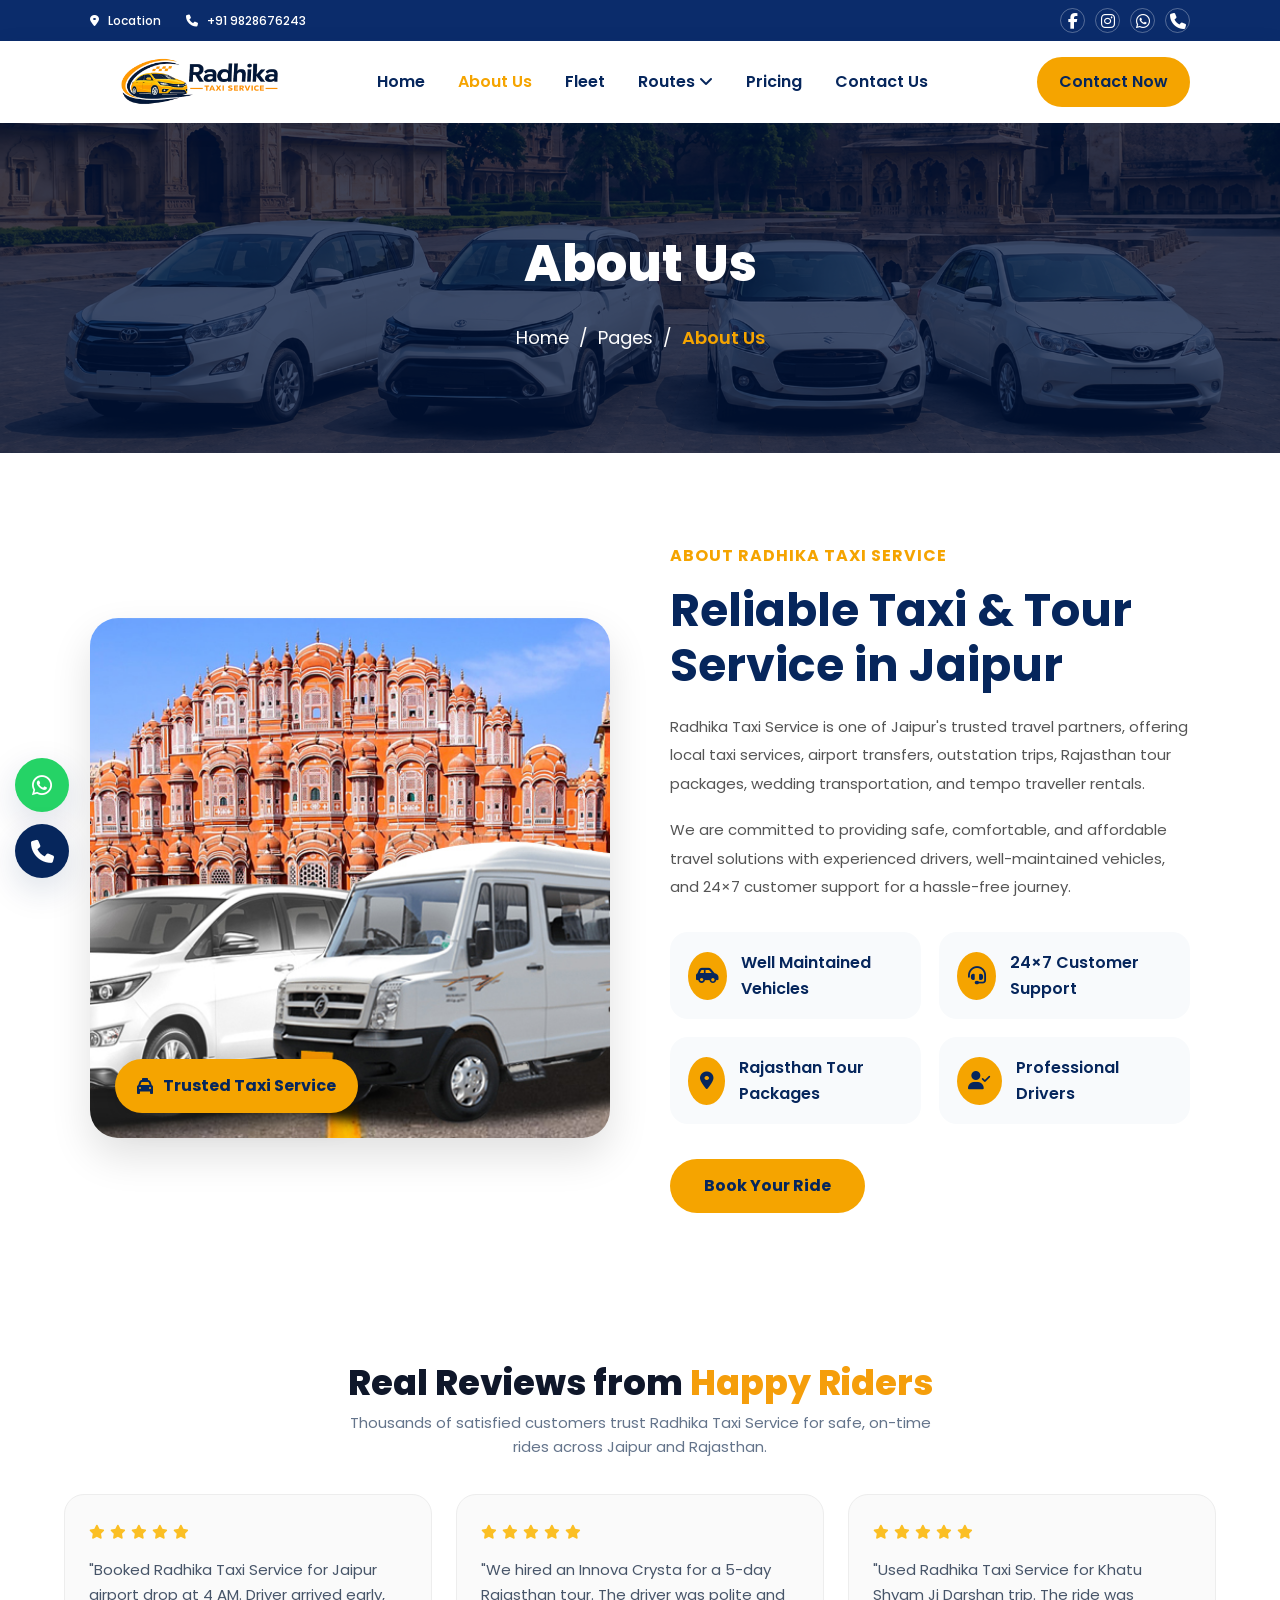
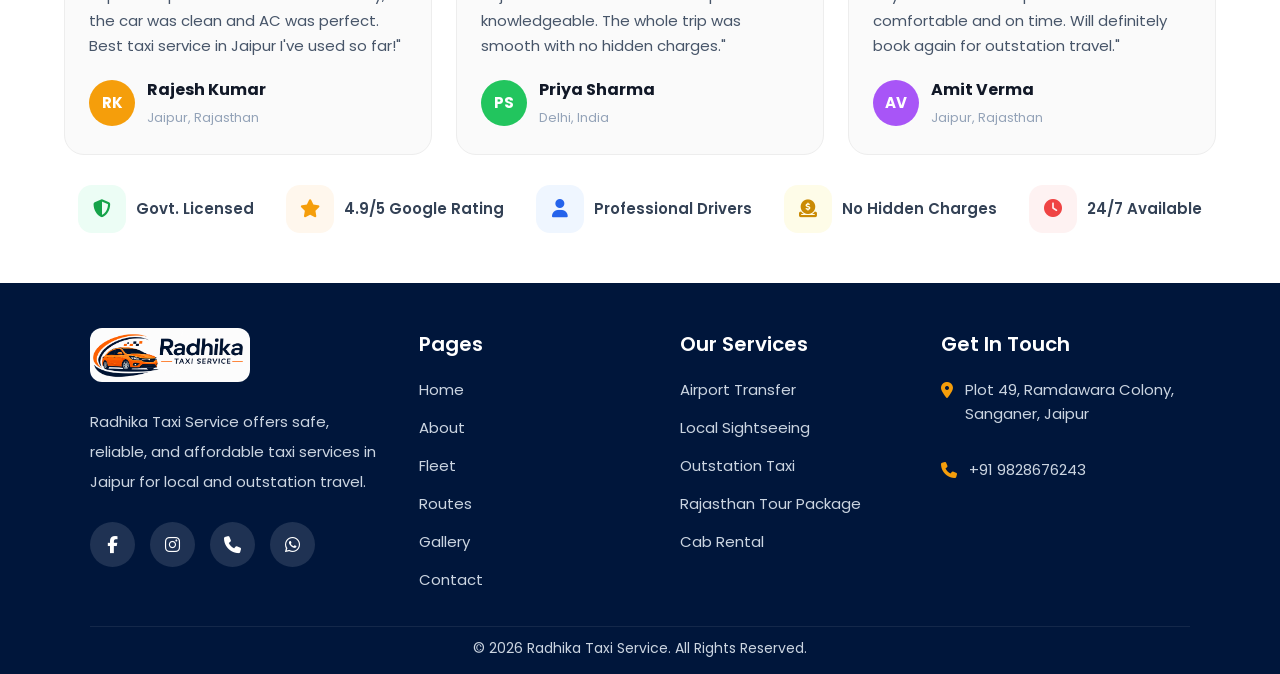
<file: about.html>
<!DOCTYPE html>
<html lang="en">

<head>
    <meta charset="UTF-8">
    <meta name="viewport" content="width=device-width, initial-scale=1.0">

    <!-- Primary SEO -->
    <title>Radhika Taxi Services | Best Taxi Rental Service in Jaipur</title>
    <meta name="description" content="Radhika Taxi Services provides reliable taxi rental services in Jaipur. Book local sightseeing taxis, airport transfers, outstation cabs, and chauffeur-driven cars at affordable prices.">
    <meta name="keywords" content="Radhika Taxi Services, Jaipur Taxi Service, Taxi Rental Jaipur, Cab Booking Jaipur, Airport Taxi Jaipur, Outstation Taxi Jaipur, Car Rental Jaipur, Taxi on Rent Jaipur">
    <meta name="author" content="Radhika Taxi Services">
    <meta name="robots" content="index, follow">

    <!-- Canonical URL -->
    <link rel="canonical" href="https://www.radhikataxiservices.com/">

    <!-- Open Graph (Facebook, WhatsApp, LinkedIn) -->
    <meta property="og:type" content="website">
    <meta property="og:title" content="Radhika Taxi Services | Best Taxi Rental Service in Jaipur">
    <meta property="og:description" content="Affordable and reliable taxi rental services in Jaipur. Local sightseeing, airport transfers, and outstation trips available.">
    <meta property="og:url" content="https://www.radhikataxiservices.com/">
    <meta property="og:image" content="https://www.radhikataxiservices.com/images/og-image.jpg">
    <meta property="og:site_name" content="Radhika Taxi Services">

    <!-- Twitter Card -->
    <meta name="twitter:card" content="summary_large_image">
    <meta name="twitter:title" content="Radhika Taxi Services | Best Taxi Rental Service in Jaipur">
    <meta name="twitter:description" content="Book reliable taxis in Jaipur for local, airport, and outstation travel.">
    <meta name="twitter:image" content="https://www.radhikataxiservices.com/images/og-image.jpg">

    <!-- Favicon -->
    <link rel="icon" type="image/png" href="img/logo.png">
    <link rel="apple-touch-icon" href="img/logo.png">

    <!-- Google Fonts -->
    <link rel="preconnect" href="https://fonts.googleapis.com">
    <link rel="preconnect" href="https://fonts.gstatic.com" crossorigin>
    <link href="https://fonts.googleapis.com/css2?family=Poppins:wght@300;400;500;600;700;800&display=swap" rel="stylesheet">

    <!-- Font Awesome -->
    <link rel="stylesheet" href="https://cdnjs.cloudflare.com/ajax/libs/font-awesome/6.5.2/css/all.min.css">

    <!-- CSS -->
    <link rel="stylesheet" href="css/style.css">

    <!-- Theme Color -->
    <meta name="theme-color" content="#f4b400">
</head>

<body>

<!-- topbar start -->
<div class="topbar">
    
    <!-- Left Side -->
    <div class="topbar-left">

        <!-- Location -->
        <a href="https://maps.app.goo.gl/51gCFe9T7kWbPaxx8"
           target="_blank"
           class="top-link">
            <i class="fa-solid fa-location-dot"></i>
            Location
        </a>

        <!-- Phone -->
        <a href="tel:+91 9828676243" class="top-link">
            <i class="fa-solid fa-phone"></i>
            +91 9828676243
        </a>

        <!-- Email -->
        <!-- <a href="mailto:info@radhikataxiservices.com" class="top-link">
            <i class="fa-solid fa-envelope"></i>
            info@radhikataxiservices.com
        </a> -->

    </div>

    <!-- Right Side Social Icons -->
<div class="topbar-right">

    <a href="https://facebook.com/" target="_blank" class="social-icon">
        <i class="fa-brands fa-facebook-f"></i>
    </a>

    <a href="https://instagram.com/" target="_blank" class="social-icon">
        <i class="fa-brands fa-instagram"></i>
    </a>

    <!-- WhatsApp -->
    <a href="https://wa.me/919828676243" target="_blank" class="social-icon">
        <i class="fa-brands fa-whatsapp"></i>
    </a>

    <!-- Call -->
    <a href="tel:+919828676243" class="social-icon">
        <i class="fa-solid fa-phone"></i>
    </a>

</div>

</div>
<!-- topbar end -->

<!-- navbar start -->
<header>
    <nav>

        <!-- Logo -->
        <img src="img/logo.png" alt="Radhika Taxi Service">

        <!-- Mobile Menu Button -->
        <div class="menu-btn" id="menuBtn">
            <i class="fa-solid fa-bars"></i>
        </div>

        <!-- Navigation -->
        <ul class="nav-links" id="navLinks">

            <li><a href="index.html">Home</a></li>

            <li><a href="about.html" class="active">About Us</a></li>

            <li><a href="Fleet.html">Fleet</a></li>

            <li>
                <a href="Routes.html">
                    Routes
                    <i class="fa-solid fa-angle-down"></i>
                </a>

                <div class="dropdown">
                    <a href="Routes.html#ajmer">Jaipur to Ajmer</a>
                    <a href="Routes.html#delhi">Jaipur to Delhi</a>
                    <a href="Routes.html#agra">Jaipur to Agra</a>
                    <a href="Routes.html#udaipur">Jaipur to Udaipur</a>
                    <a href="Routes.html#kota">Jaipur to Kota</a>
                    <a href="Routes.html#jodhpur">Jaipur to Jodhpur</a>
                    <a href="Routes.html#pushkar">Jaipur to Pushkar</a>
                    <a href="Routes.html#vrindavan">Jaipur to Vrindavan</a>
                    <a href="Routes.html#khatu">Jaipur to Khatu Shyam Ji</a>
                    <a href="Routes.html#salasar">Jaipur to Salasar Balaji</a>
                </div>
            </li>

            <li><a href="pricing.html">Pricing</a></li>

            

            <li><a href="contact.html">Contact Us</a></li>

            <!-- Get Free Quote Button -->
            <li>
                <a
                    href="tel:+919828676243"
                    class="quote-btn">
                    Contact Now
                </a>
            </li>

        </ul>

    </nav>
</header>
<!-- navbar end -->

<!-- Page SubHeader Start -->
<section class="page-header">

    <div class="page-overlay"></div>

    <div class="page-header-content">

        <h1>About Us</h1>

        <div class="breadcrumb">

            <a href="index.html">Home</a>

            <span>/</span>

            <a href="#">Pages</a>

            <span>/</span>

            <span class="active">About Us</span>

        </div>

    </div>

</section>
<!-- Page Sub Header End -->

<!-- About Section Start -->
<section id="about" class="about-section">

    <div class="about-wrap">

        <!-- IMAGE -->
        <div class="about-img">

            <img src="img/about.png" alt="Radhika Taxi Service">

            <div class="about-badge">
                <i class="fa-solid fa-taxi"></i>
                Trusted Taxi Service
            </div>

        </div>

        <!-- CONTENT -->
        <div class="about-content">

            <span class="about-tag">
                ABOUT RADHIKA TAXI SERVICE
            </span>

            <h2>
                Reliable Taxi & Tour Service in Jaipur
            </h2>

            <p>
                Radhika Taxi Service is one of Jaipur's trusted travel partners,
                offering local taxi services, airport transfers, outstation trips,
                Rajasthan tour packages, wedding transportation, and tempo traveller rentals.
            </p>

            <p>
                We are committed to providing safe, comfortable, and affordable travel
                solutions with experienced drivers, well-maintained vehicles, and
                24×7 customer support for a hassle-free journey.
            </p>

            <!-- FEATURES -->

            <div class="about-features">

                <div class="feature-box">
                    <i class="fa-solid fa-car-side"></i>
                    <span>Well Maintained Vehicles</span>
                </div>

                <div class="feature-box">
                    <i class="fa-solid fa-headset"></i>
                    <span>24×7 Customer Support</span>
                </div>

                <div class="feature-box">
                    <i class="fa-solid fa-location-dot"></i>
                    <span>Rajasthan Tour Packages</span>
                </div>

                <div class="feature-box">
                    <i class="fa-solid fa-user-check"></i>
                    <span>Professional Drivers</span>
                </div>

            </div>

            <a href="index.html" class="about-btn">
                Book Your Ride
            </a>

        </div>

    </div>

</section>
<!-- About Section End -->

<!-- review section start -->
<section id="reviews">

    <div class="container">

        <div class="section-header">
            <h2>Real Reviews from <span>Happy Riders</span></h2>

            <p>
                Thousands of satisfied customers trust Radhika Taxi Service
                for safe, on-time rides across Jaipur and Rajasthan.
            </p>
        </div>

        <div class="reviews-grid">

            <!-- Review 1 -->
            <div class="review-card">

                <div class="stars">
                    <i class="fas fa-star"></i>
                    <i class="fas fa-star"></i>
                    <i class="fas fa-star"></i>
                    <i class="fas fa-star"></i>
                    <i class="fas fa-star"></i>
                </div>

                <p>
                    "Booked Radhika Taxi Service for Jaipur airport drop at 4 AM.
                    Driver arrived early, the car was clean and AC was perfect.
                    Best taxi service in Jaipur I've used so far!"
                </p>

                <div class="review-user">
                    <div class="avatar orange">RK</div>

                    <div>
                        <h4>Rajesh Kumar</h4>
                        <span>Jaipur, Rajasthan</span>
                    </div>
                </div>

            </div>

            <!-- Review 2 -->
            <div class="review-card">

                <div class="stars">
                    <i class="fas fa-star"></i>
                    <i class="fas fa-star"></i>
                    <i class="fas fa-star"></i>
                    <i class="fas fa-star"></i>
                    <i class="fas fa-star"></i>
                </div>

                <p>
                    "We hired an Innova Crysta for a 5-day Rajasthan tour.
                    The driver was polite and knowledgeable. The whole trip
                    was smooth with no hidden charges."
                </p>

                <div class="review-user">
                    <div class="avatar green">PS</div>

                    <div>
                        <h4>Priya Sharma</h4>
                        <span>Delhi, India</span>
                    </div>
                </div>

            </div>

            <!-- Review 3 -->
            <div class="review-card">

                <div class="stars">
                    <i class="fas fa-star"></i>
                    <i class="fas fa-star"></i>
                    <i class="fas fa-star"></i>
                    <i class="fas fa-star"></i>
                    <i class="fas fa-star"></i>
                </div>

                <p>
                    "Used Radhika Taxi Service for Khatu Shyam Ji Darshan trip.
                    The ride was comfortable and on time. Will definitely
                    book again for outstation travel."
                </p>

                <div class="review-user">
                    <div class="avatar purple">AV</div>

                    <div>
                        <h4>Amit Verma</h4>
                        <span>Jaipur, Rajasthan</span>
                    </div>
                </div>

            </div>

        </div>

        <!-- Trust Badges -->

        <div class="trust-badges">

            <div class="badge-item">
                <div class="icon green-bg">
                    <i class="fa-solid fa-shield-halved"></i>
                </div>
                <span>Govt. Licensed</span>
            </div>

            <div class="badge-item">
                <div class="icon yellow-bg">
                    <i class="fas fa-star"></i>
                </div>
                <span>4.9/5 Google Rating</span>
            </div>

            <div class="badge-item">
                <div class="icon blue-bg">
                    <i class="fas fa-user"></i>
                </div>
                <span>Professional Drivers</span>
            </div>

            <div class="badge-item">
                <div class="icon gold-bg">
                    <i class="fa-solid fa-circle-dollar-to-slot"></i>
                </div>
                <span>No Hidden Charges</span>
            </div>

            <div class="badge-item">
                <div class="icon red-bg">
                    <i class="fas fa-clock"></i>
                </div>
                <span>24/7 Available</span>
            </div>

        </div>

    </div>

</section>
<!-- review section end -->


    <!-- footer section start -->
<footer>

    <div class="footer-grid">

        <!-- FOOTER BRAND -->
        <div class="footer-brand">

            <img src="img/logofooter.png" alt="Juhi Jain Tour & Travels">

            <p>
                Radhika Taxi Service offers safe, reliable, and 
                affordable taxi services in Jaipur for local and 
                outstation travel.
            </p>

           <div class="footer-social">

                <a href="https://www.facebook.com/" target="_blank">
                   <i class="fa-brands fa-facebook-f"></i>
                </a>

                <a href="https://www.instagram.com/" target="_blank">
                  <i class="fa-brands fa-instagram"></i>
                </a>                

                     <!-- Call -->
                <a href="tel:+919828676243">
                   <i class="fa-solid fa-phone"></i>
                </a>

                    <!-- WhatsApp -->
                <a href="https://wa.me/919828676243" target="_blank">
                  <i class="fa-brands fa-whatsapp"></i>
                </a>

</div>

        </div>

        <!-- PAGES -->
        <div class="footer-links">

            <h3>Pages</h3>

            <a href="index.html">Home</a>
            <a href="about.html">About</a>
            <a href="Fleet.html">Fleet</a>
            <a href="Routes.html">Routes</a>
            <a href="gallery.html">Gallery</a>
            <a href="contact.html">Contact</a>

        </div>

        <!-- SERVICES -->
        <div class="footer-links">

            <h3>Our Services</h3>

            <p>Airport Transfer</p>
            <p>Local Sightseeing</p>
            <p>Outstation Taxi</p>
            <p>Rajasthan Tour Package</p>
            <p>Cab Rental</p>

        </div>

        <!-- GET IN TOUCH -->
        <div class="footer-links">

            <h3>Get In Touch</h3>

            <div class="contact-item">
                <i class="fa-solid fa-location-dot"></i>
                <a href="https://maps.app.goo.gl/51gCFe9T7kWbPaxx8" target="_blank">
                    Plot 49, Ramdawara Colony, Sanganer, Jaipur
                 </a>
            </div>

            <!-- <div class="contact-item">
               <i class="fa-solid fa-envelope"></i>
               <a href="mailto:info@radhikataxiservices.com">
                   info@radhikataxiservices.com
                </a>
            </div> -->

            <div class="contact-item">
              <i class="fa-solid fa-phone"></i>
                <a href="tel:+919828676243">
                   +91 9828676243
                </a>
            </div>

        </div>

    </div>

    <div class="copy">
        © 2026 Radhika Taxi Service. All Rights Reserved.
    </div>

</footer>
<!-- footer section end  -->

    <div class="float-btns">
        <a class="whatsapp" href="https://wa.me/9828676243" target="_blank"><i class="fa-brands fa-whatsapp"></i></a>
        <a class="phone" href="tel:919828676243"><i class="fa-solid fa-phone"></i></a>
    </div>


<script src="js/script.js"></script>


</body>
</html>
</file>
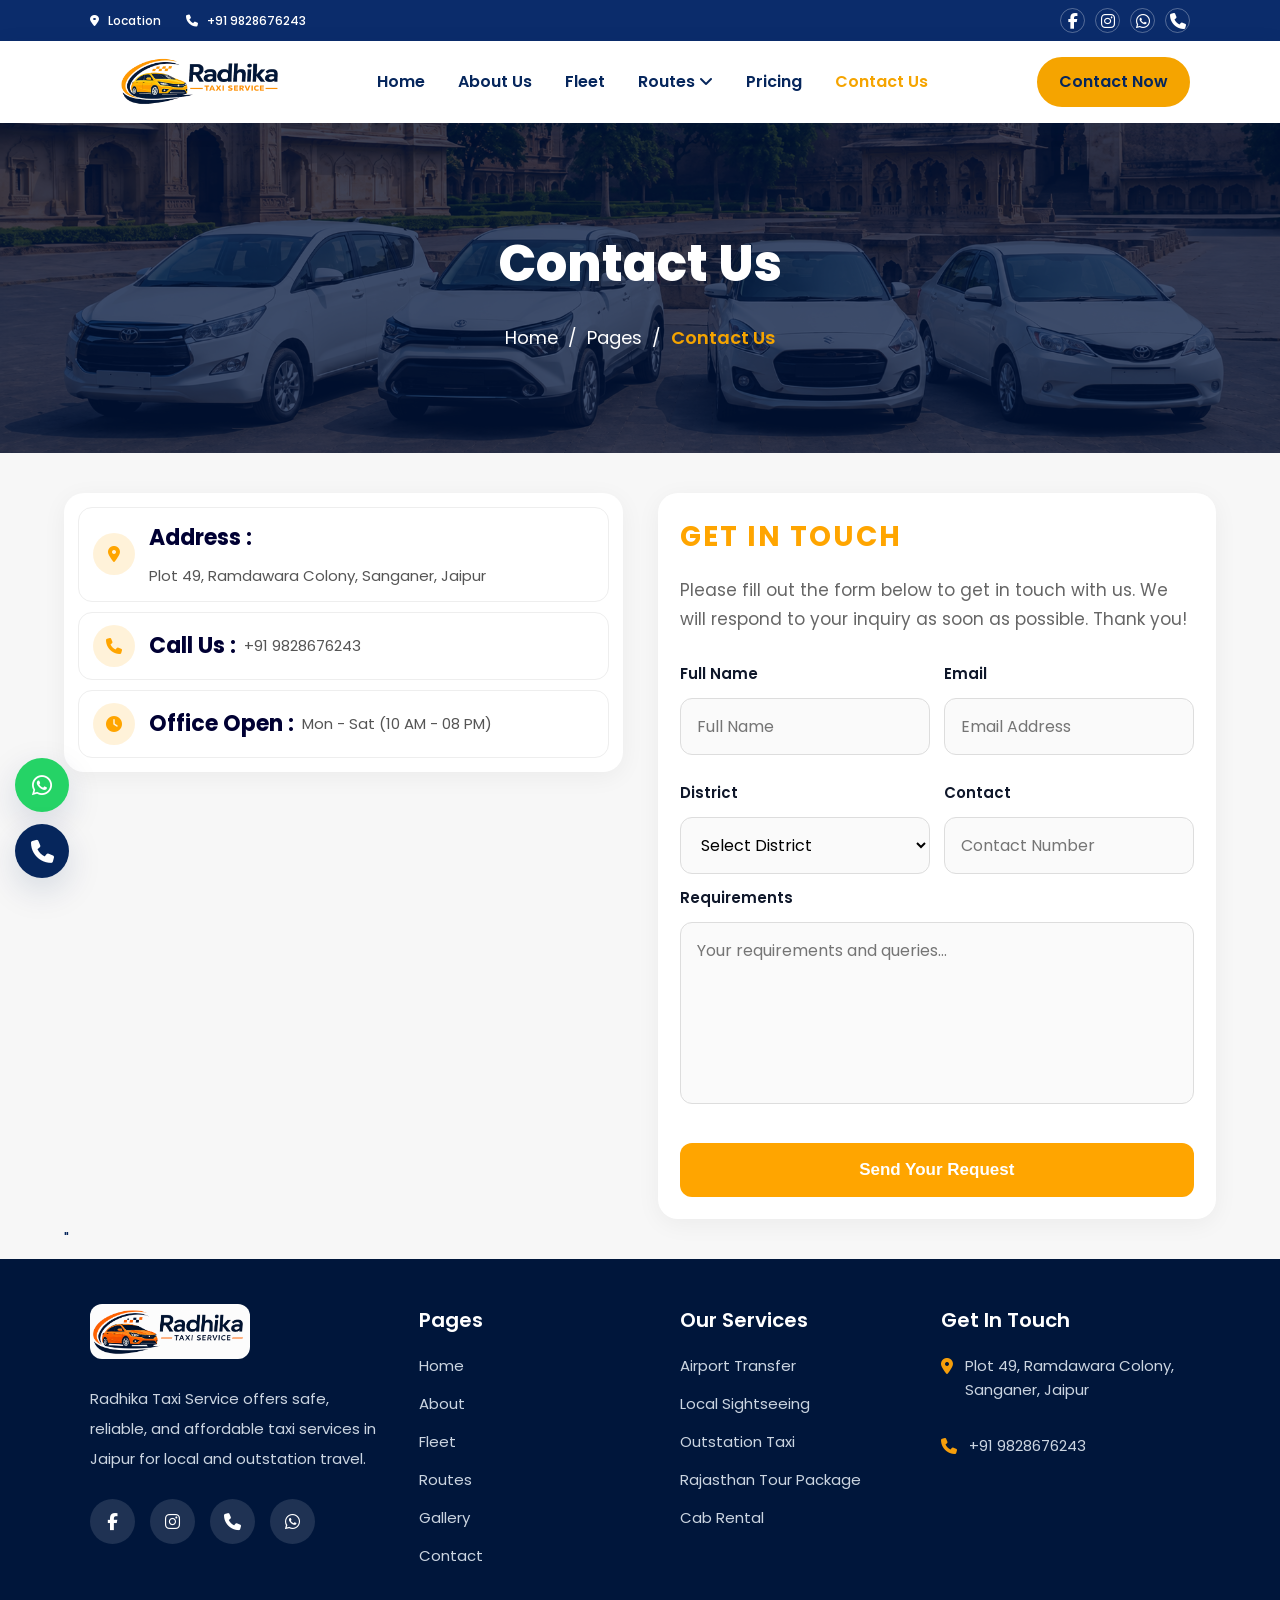
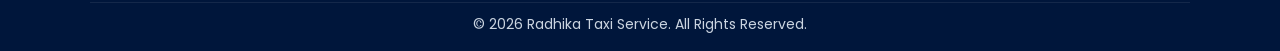
<file: contact.html>
<!DOCTYPE html>
<html lang="en">

<head>
    <meta charset="UTF-8">
    <meta name="viewport" content="width=device-width, initial-scale=1.0">

    <!-- Primary SEO -->
    <title>Radhika Taxi Services | Best Taxi Rental Service in Jaipur</title>
    <meta name="description" content="Radhika Taxi Services provides reliable taxi rental services in Jaipur. Book local sightseeing taxis, airport transfers, outstation cabs, and chauffeur-driven cars at affordable prices.">
    <meta name="keywords" content="Radhika Taxi Services, Jaipur Taxi Service, Taxi Rental Jaipur, Cab Booking Jaipur, Airport Taxi Jaipur, Outstation Taxi Jaipur, Car Rental Jaipur, Taxi on Rent Jaipur">
    <meta name="author" content="Radhika Taxi Services">
    <meta name="robots" content="index, follow">

    <!-- Canonical URL -->
    <link rel="canonical" href="https://www.radhikataxiservices.com/">

    <!-- Open Graph (Facebook, WhatsApp, LinkedIn) -->
    <meta property="og:type" content="website">
    <meta property="og:title" content="Radhika Taxi Services | Best Taxi Rental Service in Jaipur">
    <meta property="og:description" content="Affordable and reliable taxi rental services in Jaipur. Local sightseeing, airport transfers, and outstation trips available.">
    <meta property="og:url" content="https://www.radhikataxiservices.com/">
    <meta property="og:image" content="https://www.radhikataxiservices.com/images/og-image.jpg">
    <meta property="og:site_name" content="Radhika Taxi Services">

    <!-- Twitter Card -->
    <meta name="twitter:card" content="summary_large_image">
    <meta name="twitter:title" content="Radhika Taxi Services | Best Taxi Rental Service in Jaipur">
    <meta name="twitter:description" content="Book reliable taxis in Jaipur for local, airport, and outstation travel.">
    <meta name="twitter:image" content="https://www.radhikataxiservices.com/images/og-image.jpg">

    <!-- Favicon -->
    <link rel="icon" type="image/png" href="img/logo.png">
    <link rel="apple-touch-icon" href="img/logo.png">

    <!-- Google Fonts -->
    <link rel="preconnect" href="https://fonts.googleapis.com">
    <link rel="preconnect" href="https://fonts.gstatic.com" crossorigin>
    <link href="https://fonts.googleapis.com/css2?family=Poppins:wght@300;400;500;600;700;800&display=swap" rel="stylesheet">

    <!-- Font Awesome -->
    <link rel="stylesheet" href="https://cdnjs.cloudflare.com/ajax/libs/font-awesome/6.5.2/css/all.min.css">
    <!-- CSS -->
    <link rel="stylesheet" href="css/style.css">

    <!-- Theme Color -->
    <meta name="theme-color" content="#f4b400">
</head>

<body>

<!-- topbar start -->
<div class="topbar">
    
    <!-- Left Side -->
    <div class="topbar-left">

        <!-- Location -->
        <a href="https://maps.app.goo.gl/51gCFe9T7kWbPaxx8"
           target="_blank"
           class="top-link">
            <i class="fa-solid fa-location-dot"></i>
            Location
        </a>

        <!-- Phone -->
        <a href="tel:+91 9828676243" class="top-link">
            <i class="fa-solid fa-phone"></i>
            +91 9828676243
        </a>

        <!-- Email -->
        <!-- <a href="mailto:info@radhikataxiservices.com" class="top-link">
            <i class="fa-solid fa-envelope"></i>
            info@radhikataxiservices.com
        </a> -->

    </div>

    <!-- Right Side Social Icons -->
<div class="topbar-right">

    <a href="https://facebook.com/" target="_blank" class="social-icon">
        <i class="fa-brands fa-facebook-f"></i>
    </a>

    <a href="https://instagram.com/" target="_blank" class="social-icon">
        <i class="fa-brands fa-instagram"></i>
    </a>

    <!-- WhatsApp -->
    <a href="https://wa.me/919828676243" target="_blank" class="social-icon">
        <i class="fa-brands fa-whatsapp"></i>
    </a>

    <!-- Call -->
    <a href="tel:+919828676243" class="social-icon">
        <i class="fa-solid fa-phone"></i>
    </a>

</div>

</div>
<!-- topbar end -->

<!-- navbar start -->
<header>
    <nav>

        <!-- Logo -->
        <img src="img/logo.png" alt="Radhika Taxi Service">

        <!-- Mobile Menu Button -->
        <div class="menu-btn" id="menuBtn">
            <i class="fa-solid fa-bars"></i>
        </div>

        <!-- Navigation -->
        <ul class="nav-links" id="navLinks">

            <li><a href="index.html">Home</a></li>

            <li><a href="about.html">About Us</a></li>

            <li><a href="Fleet.html">Fleet</a></li>

            <li>
                <a href="Routes.html">
                    Routes
                    <i class="fa-solid fa-angle-down"></i>
                </a>

                <div class="dropdown">
                    <a href="Routes.html#ajmer">Jaipur to Ajmer</a>
                    <a href="Routes.html#delhi">Jaipur to Delhi</a>
                    <a href="Routes.html#agra">Jaipur to Agra</a>
                    <a href="Routes.html#udaipur">Jaipur to Udaipur</a>
                    <a href="Routes.html#kota">Jaipur to Kota</a>
                    <a href="Routes.html#jodhpur">Jaipur to Jodhpur</a>
                    <a href="Routes.html#pushkar">Jaipur to Pushkar</a>
                    <a href="Routes.html#vrindavan">Jaipur to Vrindavan</a>
                    <a href="Routes.html#khatu">Jaipur to Khatu Shyam Ji</a>
                    <a href="Routes.html#salasar">Jaipur to Salasar Balaji</a>
                </div>
            </li>

            <li><a href="pricing.html">Pricing</a></li>

            

            <li><a href="contact.html" class="active">Contact Us</a></li>

            <!-- Get Free Quote Button -->
            <li>
                <a
                    href="tel:+919828676243"
                    class="quote-btn">
                    Contact Now
                </a>
            </li>

        </ul>

    </nav>
</header>
<!-- navbar end -->

<!-- Page SubHeader Start -->
<section class="page-header">

    <div class="page-overlay"></div>

    <div class="page-header-content">

        <h1>Contact Us</h1>

        <div class="breadcrumb">

            <a href="index.html">Home</a>

            <span>/</span>

            <a href="#">Pages</a>

            <span>/</span>

            <span class="active">Contact Us</span>

        </div>

    </div>

</section>
<!-- Page Sub Header End -->


<!-- Contact Us Section Start -->
<section class="contact-page">
    <div class="container">

        <div class="main-contact-layout">

            <!-- LEFT SIDE -->
            <div class="left-contact">

                <div class="contact-info-box">

                    <div class="info-row">
                        <div class="info-icon">
                           <i class="fas fa-map-marker-alt"></i>
                        </div>
                        <div class="info-content">
                            <h4>
                                Address :
                                <span>
                                    Plot 49, Ramdawara Colony, Sanganer, Jaipur
                                </span>
                            </h4>
                        </div>
                    </div>

                    <div class="info-row">
                        <div class="info-icon">
                            <i class="fas fa-phone"></i>
                        </div>
                        <div class="info-content">
                            <h4>
                                Call Us :
                                <span>+91 9828676243</span>
                            </h4>
                        </div>
                    </div>

                    <!-- <div class="info-row">
                        <div class="info-icon">
                            <i class="fas fa-envelope"></i>
                        </div>
                        <div class="info-content">
                            <h4>
                                Email :
                                <span>radhika@taxi.com</span>
                            </h4>
                        </div>
                    </div> -->

                    <div class="info-row">
                        <div class="info-icon">
                            <i class="fas fa-clock"></i>
                        </div>
                        <div class="info-content">
                            <h4>
                                Office Open :
                                <span>Mon - Sat (10 AM - 08 PM)</span>
                            </h4>
                        </div>
                    </div>

                </div>

                <!-- MAP -->
                <div class="contact-map">
                    <iframe src="https://www.google.com/maps/embed?pb=!1m18!1m12!1m3!1d14242.249203461402!2d75.76871483883652!3d26.82206212644979!2m3!1f0!2f0!3f0!3m2!1i1024!2i768!4f13.1!3m3!1m2!1s0x396dca75cb46e307%3A0x8b4152e8effa9aa2!2sRamdwara%20Colony%2C%20Dada%20Gurudev%20Nagar%2C%20Sanganer%2C%20Jaipur%2C%20Rajasthan%20302029!5e0!3m2!1sen!2sin!4v1780739241896!5m2!1sen!2sin" 
                       width="600" height="450" style="border:0;" 
                       allowfullscreen="" loading="lazy" 
                       referrerpolicy="no-referrer-when-downgrade">
                    </iframe>"
                        
                </div>

            </div>

            <!-- RIGHT SIDE -->
            <div class="contact-form">

                <div class="form-header">
                    <span>GET IN TOUCH</span>

                    <p>
                        Please fill out the form below to get in touch with us.
                        We will respond to your inquiry as soon as possible.
                        Thank you!
                    </p>
                </div>

                <form id="contactForm">

                    <div class="form-grid">

                        <div class="form-group">
                            <label>Full Name</label>
                            <input
                                type="text"
                                id="name"
                                placeholder="Full Name"
                                required>
                        </div>

                        <div class="form-group">
                            <label>Email</label>
                            <input
                                type="email"
                                id="email"
                                placeholder="Email Address"
                                required>
                        </div>

                        <div class="form-group">
                            <label>District</label>

                            <select id="district" required>
                                <option value="">Select District</option>
                                <option>Jaipur</option>
                                <option>Ajmer</option>
                                <option>Udaipur</option>
                                <option>Jodhpur</option>
                                <option>Kota</option>
                                <option>Bikaner</option>
                                <option>Alwar</option>
                                <option>Sikar</option>
                                <option>Churu</option>
                                <option>Bharatpur</option>
                            </select>
                        </div>

                        <div class="form-group">
                            <label>Contact</label>
                            <input
                                type="text"
                                id="phone"
                                placeholder="Contact Number"
                                required>
                        </div>

                    </div>

                    <div class="form-group textarea-group">
                        <label>Requirements</label>

                        <textarea
                            id="message"
                            rows="6"
                            placeholder="Your requirements and queries..."></textarea>
                    </div>

                    <button type="submit" class="contact-btn">
                        Send Your Request
                    </button>

                </form>

            </div>

        </div>

    </div>
</section>
<!-- Contact Us Section End -->


    <!-- footer section start -->
<footer>

    <div class="footer-grid">

        <!-- FOOTER BRAND -->
        <div class="footer-brand">

            <img src="img/logofooter.png" alt="Juhi Jain Tour & Travels">

            <p>
                Radhika Taxi Service offers safe, reliable, and 
                affordable taxi services in Jaipur for local and 
                outstation travel.
            </p>

           <div class="footer-social">

                <a href="https://www.facebook.com/" target="_blank">
                   <i class="fa-brands fa-facebook-f"></i>
                </a>

                <a href="https://www.instagram.com/" target="_blank">
                  <i class="fa-brands fa-instagram"></i>
                </a>                

                     <!-- Call -->
                <a href="tel:+919828676243">
                   <i class="fa-solid fa-phone"></i>
                </a>

                    <!-- WhatsApp -->
                <a href="https://wa.me/919828676243" target="_blank">
                  <i class="fa-brands fa-whatsapp"></i>
                </a>

</div>

        </div>

        <!-- PAGES -->
        <div class="footer-links">

            <h3>Pages</h3>

            <a href="index.html">Home</a>
            <a href="about.html">About</a>
            <a href="Fleet.html">Fleet</a>
            <a href="Routes.html">Routes</a>
            <a href="gallery.html">Gallery</a>
            <a href="contact.html">Contact</a>

        </div>

        <!-- SERVICES -->
        <div class="footer-links">

            <h3>Our Services</h3>

            <p>Airport Transfer</p>
            <p>Local Sightseeing</p>
            <p>Outstation Taxi</p>
            <p>Rajasthan Tour Package</p>
            <p>Cab Rental</p>

        </div>

        <!-- GET IN TOUCH -->
        <div class="footer-links">

            <h3>Get In Touch</h3>

            <div class="contact-item">
                <i class="fa-solid fa-location-dot"></i>
                <a href="https://maps.app.goo.gl/51gCFe9T7kWbPaxx8" target="_blank">
                    Plot 49, Ramdawara Colony, Sanganer, Jaipur
                 </a>
            </div>

            <!-- <div class="contact-item">
               <i class="fa-solid fa-envelope"></i>
               <a href="mailto:info@radhikataxiservices.com">
                   info@radhikataxiservices.com
                </a>
            </div> -->

            <div class="contact-item">
              <i class="fa-solid fa-phone"></i>
                <a href="tel:+919828676243">
                   +91 9828676243
                </a>
            </div>

        </div>

    </div>

    <div class="copy">
        © 2026 Radhika Taxi Service. All Rights Reserved.
    </div>

</footer>
<!-- footer section end  -->

    <div class="float-btns">
        <a class="whatsapp" href="https://wa.me/9828676243" target="_blank"><i class="fa-brands fa-whatsapp"></i></a>
        <a class="phone" href="tel:919828676243"><i class="fa-solid fa-phone"></i></a>
    </div>


<script src="js/script.js"></script>
<script src="js/contact form.js" defer></script>

</body>
</html>
</file>
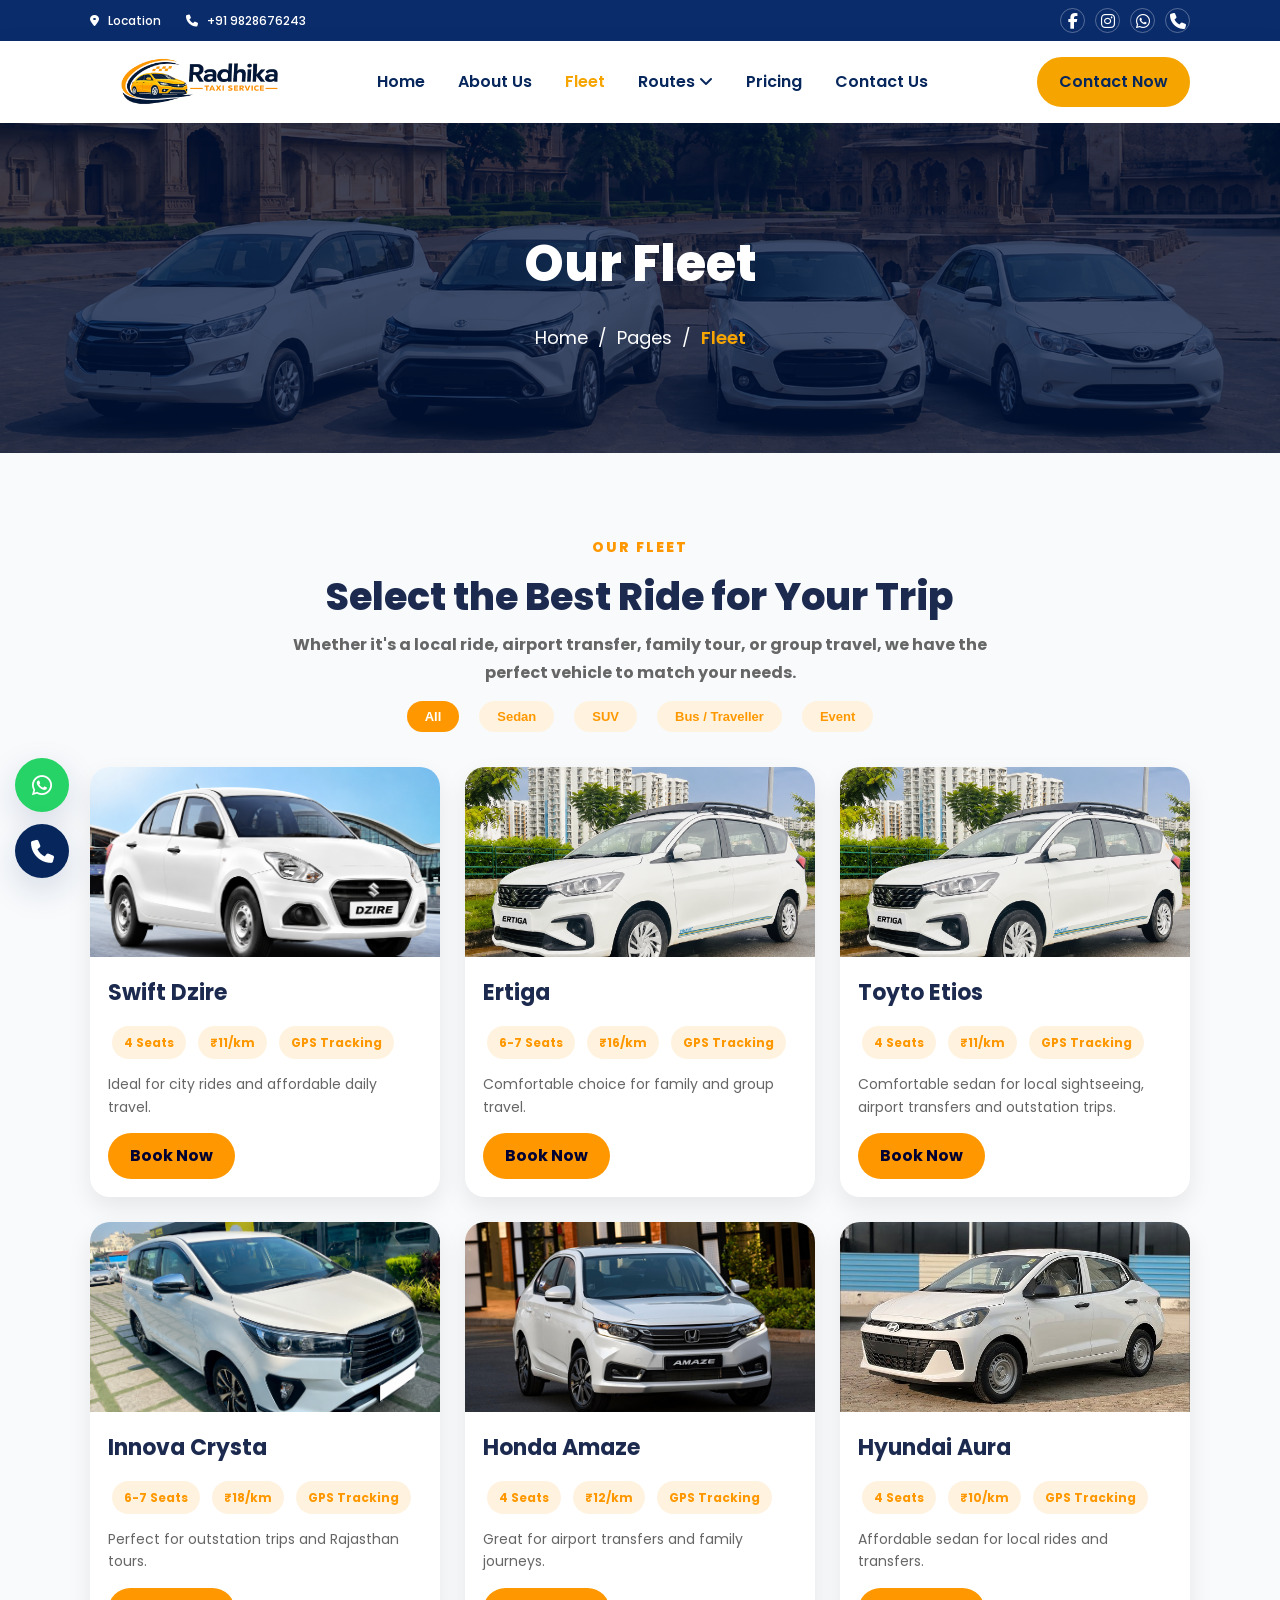
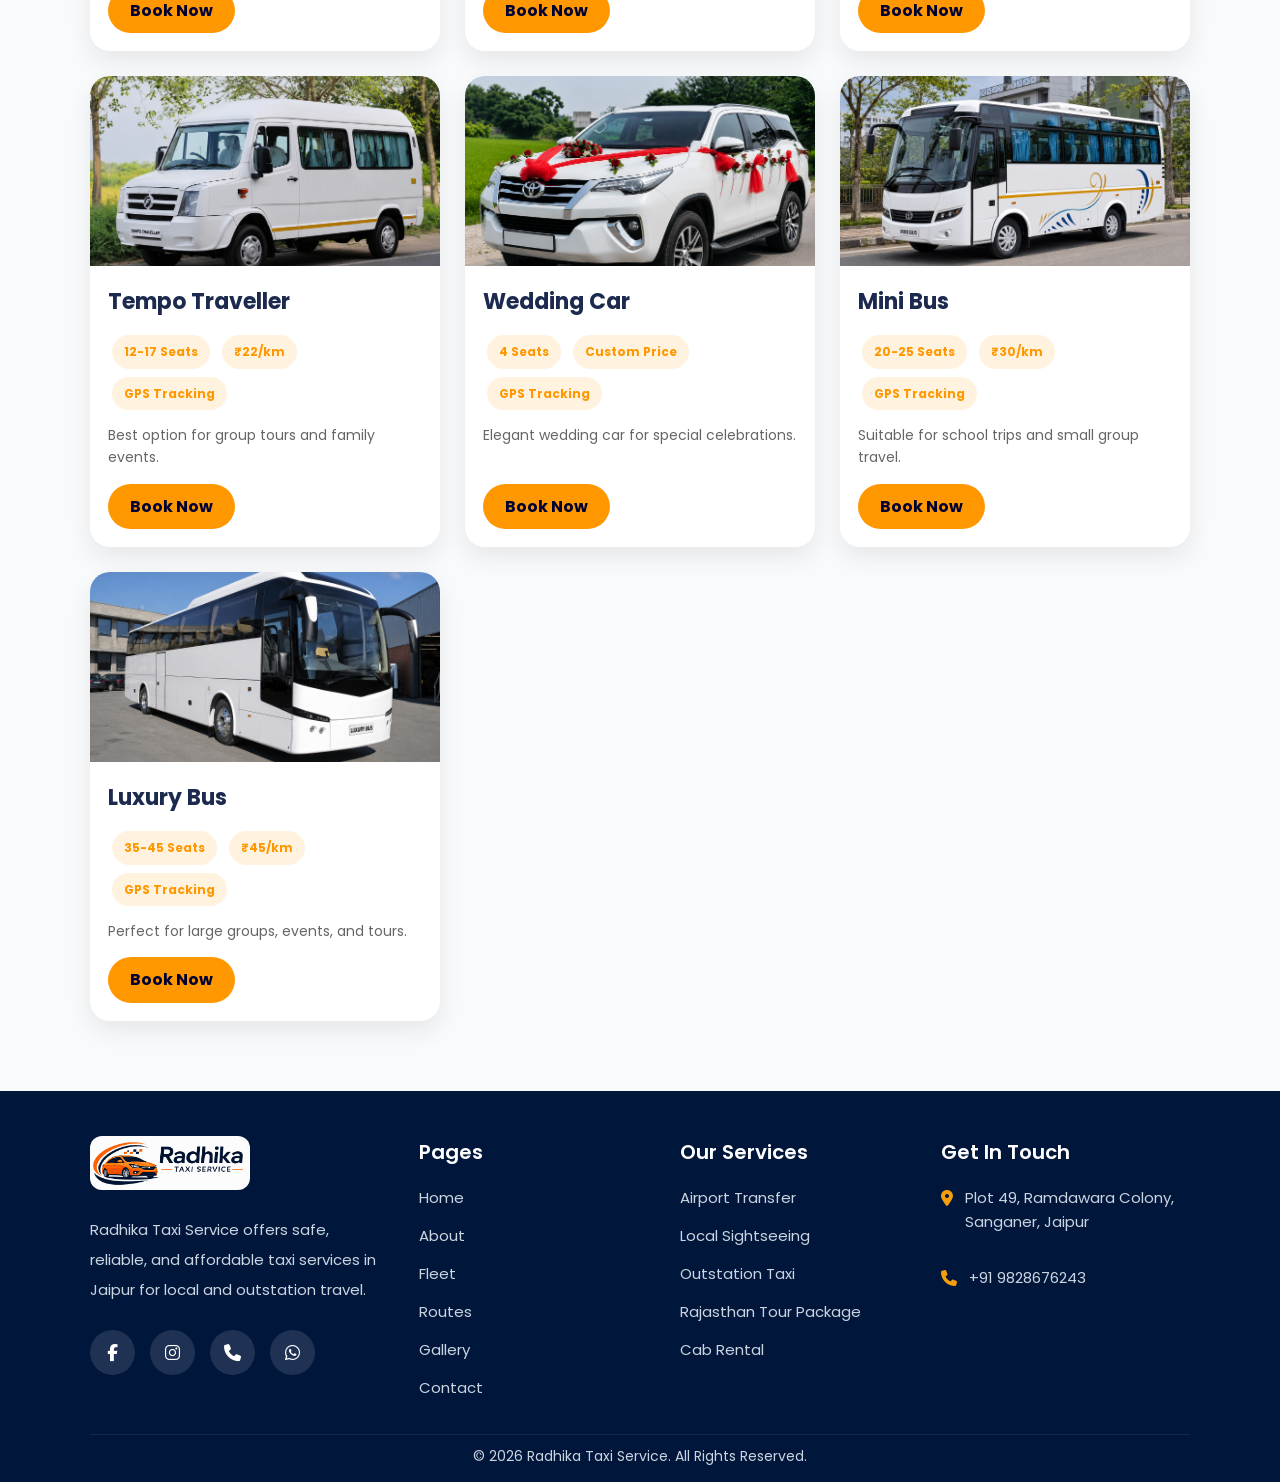
<file: Fleet.html>
<!DOCTYPE html>
<html lang="en">

<head>
    <meta charset="UTF-8">
    <meta name="viewport" content="width=device-width, initial-scale=1.0">

    <!-- Primary SEO -->
    <title>Radhika Taxi Services | Best Taxi Rental Service in Jaipur</title>
    <meta name="description" content="Radhika Taxi Services provides reliable taxi rental services in Jaipur. Book local sightseeing taxis, airport transfers, outstation cabs, and chauffeur-driven cars at affordable prices.">
    <meta name="keywords" content="Radhika Taxi Services, Jaipur Taxi Service, Taxi Rental Jaipur, Cab Booking Jaipur, Airport Taxi Jaipur, Outstation Taxi Jaipur, Car Rental Jaipur, Taxi on Rent Jaipur">
    <meta name="author" content="Radhika Taxi Services">
    <meta name="robots" content="index, follow">

    <!-- Canonical URL -->
    <link rel="canonical" href="https://www.radhikataxiservices.com/">

    <!-- Open Graph (Facebook, WhatsApp, LinkedIn) -->
    <meta property="og:type" content="website">
    <meta property="og:title" content="Radhika Taxi Services | Best Taxi Rental Service in Jaipur">
    <meta property="og:description" content="Affordable and reliable taxi rental services in Jaipur. Local sightseeing, airport transfers, and outstation trips available.">
    <meta property="og:url" content="https://www.radhikataxiservices.com/">
    <meta property="og:image" content="https://www.radhikataxiservices.com/images/og-image.jpg">
    <meta property="og:site_name" content="Radhika Taxi Services">

    <!-- Twitter Card -->
    <meta name="twitter:card" content="summary_large_image">
    <meta name="twitter:title" content="Radhika Taxi Services | Best Taxi Rental Service in Jaipur">
    <meta name="twitter:description" content="Book reliable taxis in Jaipur for local, airport, and outstation travel.">
    <meta name="twitter:image" content="https://www.radhikataxiservices.com/images/og-image.jpg">

    <!-- Favicon -->
    <link rel="icon" type="image/png" href="img/logo.png">
    <link rel="apple-touch-icon" href="img/logo.png">

    <!-- Google Fonts -->
    <link rel="preconnect" href="https://fonts.googleapis.com">
    <link rel="preconnect" href="https://fonts.gstatic.com" crossorigin>
    <link href="https://fonts.googleapis.com/css2?family=Poppins:wght@300;400;500;600;700;800&display=swap" rel="stylesheet">

    <!-- Font Awesome -->
    <link rel="stylesheet" href="https://cdnjs.cloudflare.com/ajax/libs/font-awesome/6.5.2/css/all.min.css">

    <!-- CSS -->
    <link rel="stylesheet" href="css/style.css">

    <!-- Theme Color -->
    <meta name="theme-color" content="#f4b400">
</head>

<body>

<!-- topbar start -->
<div class="topbar">
    
    <!-- Left Side -->
    <div class="topbar-left">

        <!-- Location -->
        <a href="https://maps.app.goo.gl/51gCFe9T7kWbPaxx8"
           target="_blank"
           class="top-link">
            <i class="fa-solid fa-location-dot"></i>
            Location
        </a>

        <!-- Phone -->
        <a href="tel:+91 9828676243" class="top-link">
            <i class="fa-solid fa-phone"></i>
            +91 9828676243
        </a>

        <!-- Email -->
        <!-- <a href="mailto:info@radhikataxiservices.com" class="top-link">
            <i class="fa-solid fa-envelope"></i>
            info@radhikataxiservices.com
        </a> -->

    </div>

    <!-- Right Side Social Icons -->
<div class="topbar-right">

    <a href="https://facebook.com/" target="_blank" class="social-icon">
        <i class="fa-brands fa-facebook-f"></i>
    </a>

    <a href="https://instagram.com/" target="_blank" class="social-icon">
        <i class="fa-brands fa-instagram"></i>
    </a>

    <!-- WhatsApp -->
    <a href="https://wa.me/919828676243" target="_blank" class="social-icon">
        <i class="fa-brands fa-whatsapp"></i>
    </a>

    <!-- Call -->
    <a href="tel:+919828676243" class="social-icon">
        <i class="fa-solid fa-phone"></i>
    </a>

</div>

</div>
<!-- topbar end -->

<!-- navbar start -->
<header>
    <nav>

        <!-- Logo -->
        <img src="img/logo.png" alt="Radhika Taxi Service">

        <!-- Mobile Menu Button -->
        <div class="menu-btn" id="menuBtn">
            <i class="fa-solid fa-bars"></i>
        </div>

        <!-- Navigation -->
        <ul class="nav-links" id="navLinks">

            <li><a href="index.html">Home</a></li>

            <li><a href="about.html">About Us</a></li>

            <li><a href="Fleet.html" class="active">Fleet</a></li>

            <li>
                <a href="Routes.html">
                    Routes
                    <i class="fa-solid fa-angle-down"></i>
                </a>

                <div class="dropdown">
                    <a href="Routes.html#ajmer">Jaipur to Ajmer</a>
                    <a href="Routes.html#delhi">Jaipur to Delhi</a>
                    <a href="Routes.html#agra">Jaipur to Agra</a>
                    <a href="Routes.html#udaipur">Jaipur to Udaipur</a>
                    <a href="Routes.html#kota">Jaipur to Kota</a>
                    <a href="Routes.html#jodhpur">Jaipur to Jodhpur</a>
                    <a href="Routes.html#pushkar">Jaipur to Pushkar</a>
                    <a href="Routes.html#vrindavan">Jaipur to Vrindavan</a>
                    <a href="Routes.html#khatu">Jaipur to Khatu Shyam Ji</a>
                    <a href="Routes.html#salasar">Jaipur to Salasar Balaji</a>
                </div>
            </li>

            <li><a href="pricing.html">Pricing</a></li>

            

            <li><a href="contact.html">Contact Us</a></li>

            <!-- Get Free Quote Button -->
            <li>
                <a
                    href="tel:+919828676243"
                    class="quote-btn">
                    Contact Now
                </a>
            </li>

        </ul>

    </nav>
</header>
<!-- navbar end -->

<!-- Page SubHeader Start -->
<section class="page-header">

    <div class="page-overlay"></div>

    <div class="page-header-content">

        <h1>Our Fleet</h1>

        <div class="breadcrumb">

            <a href="index.html">Home</a>

            <span>/</span>

            <a href="#">Pages</a>

            <span>/</span>

            <span class="active">Fleet</span>

        </div>

    </div>

</section>
<!-- Page Sub Header End -->

<!-- vehicle / fleet section start  -->
<section id="vehicle" class="fleet-page">

    <div class="section-title">
        <span>OUR FLEET</span>
        <h2>Select the Best Ride for Your Trip</h2>
        <p>
            Whether it's a local ride, airport transfer, family tour,
            or group travel, we have the perfect vehicle to match your needs.
        </p>
    </div>


    <div class="fleet-filter">

        <button class="filter-btn active" data-filter="all">All</button>

        <button class="filter-btn" data-filter="sedan">Sedan</button>

        <button class="filter-btn" data-filter="suv">SUV</button>

        <button class="filter-btn" data-filter="traveller">Bus / Traveller</button>

        <button class="filter-btn" data-filter="event">Event</button>

    </div>


    <div class="vehicle-grid">
        <!-- Vehicle 1 -->
        <div class="vehicle-card" data-category="sedan">
            <img src="img/vehicales/Swift-Dzire car.png" alt="Swift Dzire">

            <div class="vehicle-body">
                <h3>Swift Dzire</h3>

                <div class="vehicle-info">
                    <span>4 Seats</span>
                    <span>₹11/km</span>
                    <span>GPS Tracking</span>
                </div>

                <p>Ideal for city rides and affordable daily travel.</p>

                <a href="index.html" class="vehicle-btn">Book Now</a>
            </div>
        </div>

        <!-- Vehicle 2 -->
        <div class="vehicle-card" data-category="suv">
            <img src="img/vehicales/Ertiga.png" alt="Ertiga">

            <div class="vehicle-body">
                <h3>Ertiga</h3>

                <div class="vehicle-info">
                    <span>6-7 Seats</span>
                    <span>₹16/km</span>
                    <span>GPS Tracking</span>
                </div>

                <p>Comfortable choice for family and group travel.</p>

                <a href="index.html" class="vehicle-btn">Book Now</a>
            </div>
        </div>


        <!-- Vehicle 3 -->
        <div class="vehicle-card" data-category="sedan">
            <img src="img/vehicales/Ertiga.png" alt="Ertiga">

            <div class="vehicle-body">
                <h3>Toyto Etios</h3>

                <div class="vehicle-info">
                    <span>4 Seats</span>
                    <span>₹11/km</span>
                    <span>GPS Tracking</span>
                </div>

                <p>Comfortable sedan for local sightseeing, airport transfers and outstation trips.</p>

                <a href="index.html" class="vehicle-btn">Book Now</a>
            </div>
        </div>
           
        <!-- Vehicle 4 -->
        <div class="vehicle-card" data-category="suv">
            <img src="img/vehicales/Innova-Crysta.png" alt="Innova Crysta">

            <div class="vehicle-body">
                <h3>Innova Crysta</h3>

                <div class="vehicle-info">
                    <span>6-7 Seats</span>
                    <span>₹18/km</span>
                    <span>GPS Tracking</span>
                </div>

                <p>Perfect for outstation trips and Rajasthan tours.</p>

                <a href="index.html" class="vehicle-btn">Book Now</a>
            </div>
        </div>        


        <!-- Vehicle 5 -->
        <div class="vehicle-card" data-category="sedan">
            <img src="img/vehicales/Honda-Amaze.png" alt="Honda Amaze">

            <div class="vehicle-body">
                <h3>Honda Amaze</h3>

                <div class="vehicle-info">
                    <span>4 Seats</span>
                    <span>₹12/km</span>
                    <span>GPS Tracking</span>
                </div>

                <p>Great for airport transfers and family journeys.</p>

                <a href="index.html" class="vehicle-btn">Book Now</a>
            </div>
        </div>

        <!-- Vehicle 6 -->
        <div class="vehicle-card" data-category="sedan">
            <img src="img/vehicales/Hyundai-Aura.png" alt="Hyundai Aura">

            <div class="vehicle-body">
                <h3>Hyundai Aura</h3>

                <div class="vehicle-info">
                    <span>4 Seats</span>
                    <span>₹10/km</span>
                    <span>GPS Tracking</span>
                </div>

                <p>Affordable sedan for local rides and transfers.</p>

                <a href="index.html" class="vehicle-btn">Book Now</a>
            </div>
        </div>        


        <!-- Vehicle 7 -->
        <div class="vehicle-card" data-category="traveller">
            <img src="img/vehicales/Tempo-Traveller.png" alt="Tempo Traveller">

            <div class="vehicle-body">
                <h3>Tempo Traveller</h3>

                <div class="vehicle-info">
                    <span>12-17 Seats</span>
                    <span>₹22/km</span>
                    <span>GPS Tracking</span>
                </div>

                <p>Best option for group tours and family events.</p>

                <a href="index.html" class="vehicle-btn">Book Now</a>
            </div>
        </div>



        <!-- Vehicle 8 -->
        <div class="vehicle-card" data-category="event">
            <img src="img/vehicales/Wedding-Car.png" alt="Wedding Car">

            <div class="vehicle-body">
                <h3>Wedding Car</h3>

                <div class="vehicle-info">
                    <span>4 Seats</span>
                    <span>Custom Price</span>
                    <span>GPS Tracking</span>
                </div>

                <p>Elegant wedding car for special celebrations.</p>

                <a href="index.html" class="vehicle-btn">Book Now</a>
            </div>
        </div>


        <!-- Vehicle 9 -->
        <div class="vehicle-card" data-category="traveller">
            <img src="img/vehicales/Mini-Bus.png" alt="Mini Bus">

            <div class="vehicle-body">
                <h3>Mini Bus</h3>

                <div class="vehicle-info">
                    <span>20-25 Seats</span>
                    <span>₹30/km</span>
                    <span>GPS Tracking</span>
                </div>

                <p>Suitable for school trips and small group travel.</p>

                <a href="index.html" class="vehicle-btn">Book Now</a>
            </div>
        </div>

        <!-- Vehicle 10-->
        <div class="vehicle-card" data-category="traveller">
            <img src="img/vehicales/Luxury-Bus.png" alt="Luxury Bus">

            <div class="vehicle-body">
                <h3>Luxury Bus</h3>

                <div class="vehicle-info">
                    <span>35-45 Seats</span>
                    <span>₹45/km</span>
                    <span>GPS Tracking</span>
                </div>

                <p>Perfect for large groups, events, and tours.</p>

                <a href="index.html" class="vehicle-btn">Book Now</a>
            </div>
        </div>

    </div>

</section>
<!-- vehicle / fleet section end  -->

    <!-- footer section start -->
<footer>

    <div class="footer-grid">

        <!-- FOOTER BRAND -->
        <div class="footer-brand">

            <img src="img/logofooter.png" alt="Juhi Jain Tour & Travels">

            <p>
                Radhika Taxi Service offers safe, reliable, and 
                affordable taxi services in Jaipur for local and 
                outstation travel.
            </p>

           <div class="footer-social">

                <a href="https://www.facebook.com/" target="_blank">
                   <i class="fa-brands fa-facebook-f"></i>
                </a>

                <a href="https://www.instagram.com/" target="_blank">
                  <i class="fa-brands fa-instagram"></i>
                </a>                

                     <!-- Call -->
                <a href="tel:+919828676243">
                   <i class="fa-solid fa-phone"></i>
                </a>

                    <!-- WhatsApp -->
                <a href="https://wa.me/919828676243" target="_blank">
                  <i class="fa-brands fa-whatsapp"></i>
                </a>

</div>

        </div>

        <!-- PAGES -->
        <div class="footer-links">

            <h3>Pages</h3>

            <a href="index.html">Home</a>
            <a href="about.html">About</a>
            <a href="Fleet.html">Fleet</a>
            <a href="Routes.html">Routes</a>
            <a href="gallery.html">Gallery</a>
            <a href="contact.html">Contact</a>

        </div>

        <!-- SERVICES -->
        <div class="footer-links">

            <h3>Our Services</h3>

            <p>Airport Transfer</p>
            <p>Local Sightseeing</p>
            <p>Outstation Taxi</p>
            <p>Rajasthan Tour Package</p>
            <p>Cab Rental</p>

        </div>

        <!-- GET IN TOUCH -->
        <div class="footer-links">

            <h3>Get In Touch</h3>

            <div class="contact-item">
                <i class="fa-solid fa-location-dot"></i>
                <a href="https://maps.app.goo.gl/51gCFe9T7kWbPaxx8" target="_blank">
                    Plot 49, Ramdawara Colony, Sanganer, Jaipur
                 </a>
            </div>

            <!-- <div class="contact-item">
               <i class="fa-solid fa-envelope"></i>
               <a href="mailto:info@radhikataxiservices.com">
                   info@radhikataxiservices.com
                </a>
            </div> -->

            <div class="contact-item">
              <i class="fa-solid fa-phone"></i>
                <a href="tel:+919828676243">
                   +91 9828676243
                </a>
            </div>

        </div>

    </div>

    <div class="copy">
        © 2026 Radhika Taxi Service. All Rights Reserved.
    </div>

</footer>
<!-- footer section end  -->


    <div class="float-btns">
        <a class="whatsapp" href="https://wa.me/9828676243" target="_blank"><i class="fa-brands fa-whatsapp"></i></a>
        <a class="phone" href="tel:919828676243"><i class="fa-solid fa-phone"></i></a>
    </div>


<script src="js/script.js"></script>

<script>

const filterBtns = document.querySelectorAll(".filter-btn");
const cards = document.querySelectorAll(".vehicle-card");

filterBtns.forEach(btn => {

    btn.addEventListener("click", () => {

        filterBtns.forEach(b => b.classList.remove("active"));
        btn.classList.add("active");

        const filter = btn.dataset.filter;

        cards.forEach(card => {

            if(filter === "all"){
                card.style.display = "flex";
            }
            else if(card.dataset.category === filter){
                card.style.display = "flex";
            }
            else{
                card.style.display = "none";
            }

        });

    });

});

</script>




</body>
</html>
</file>
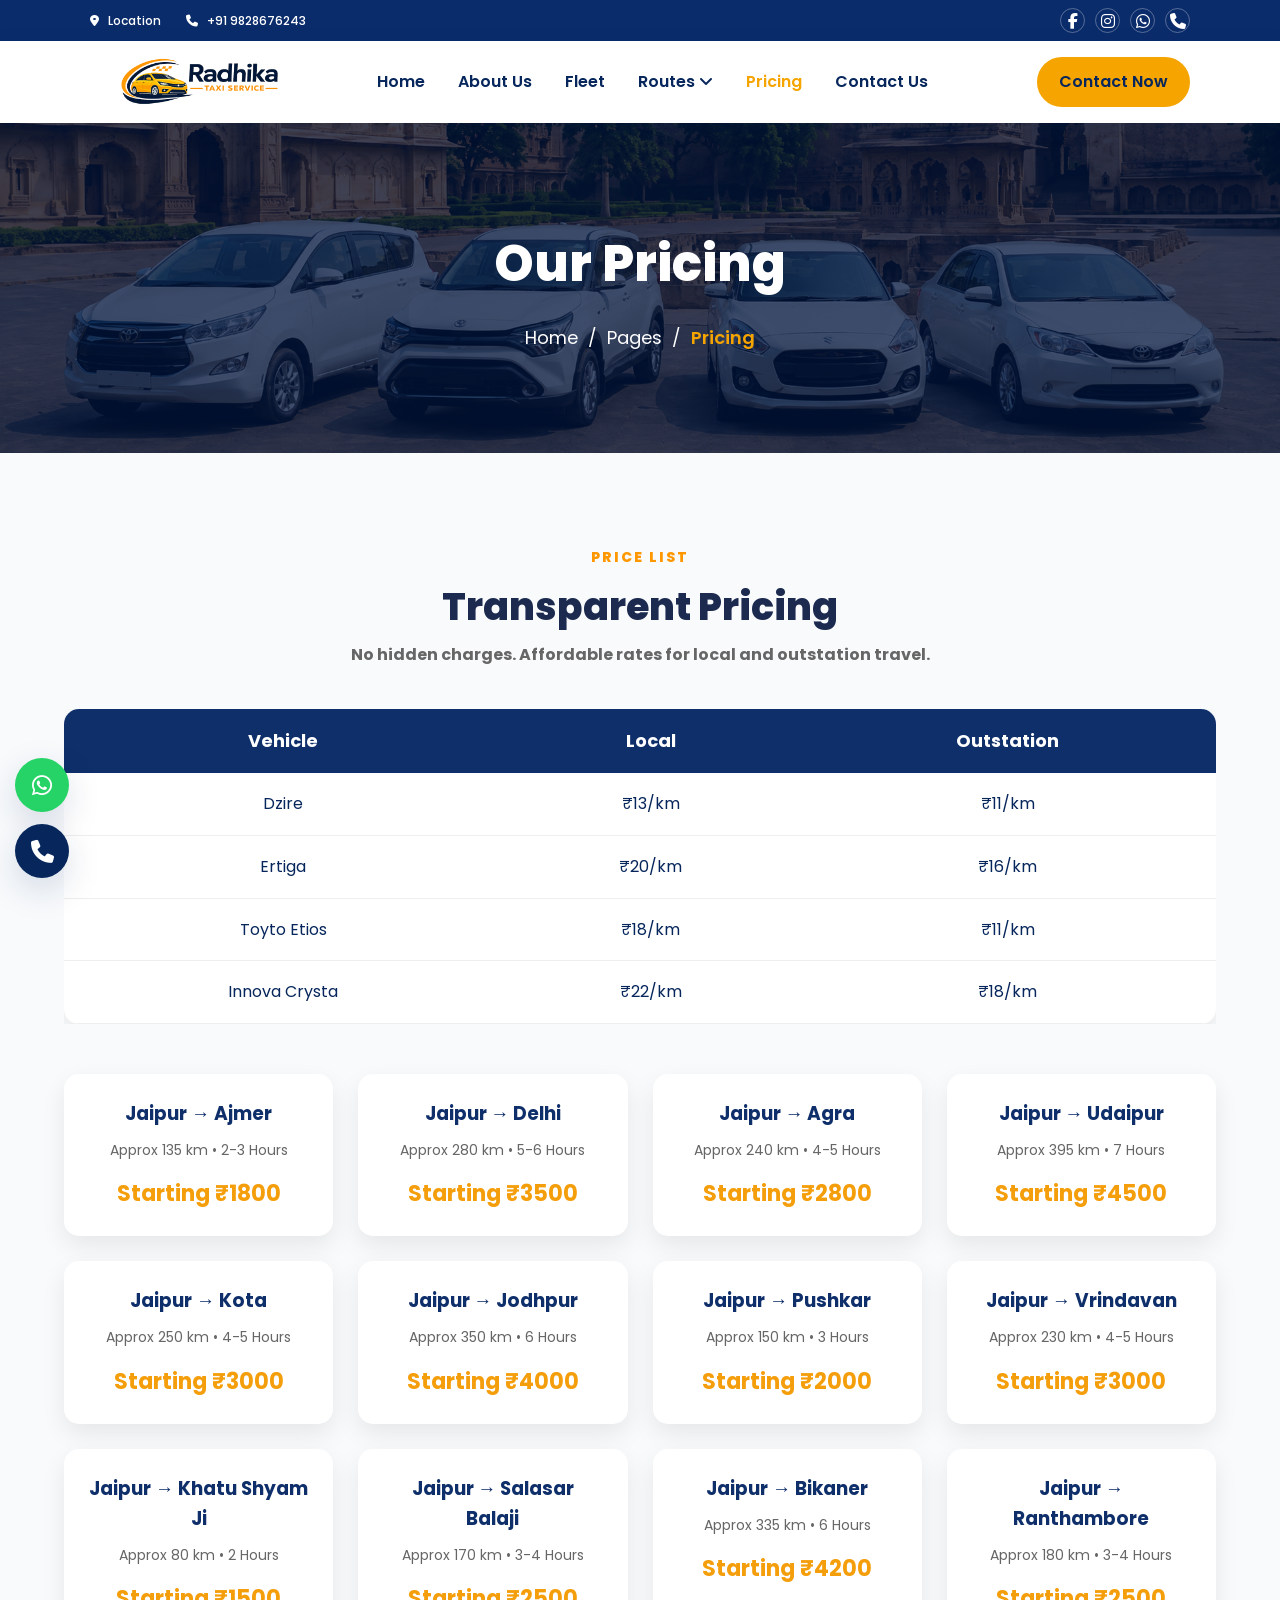
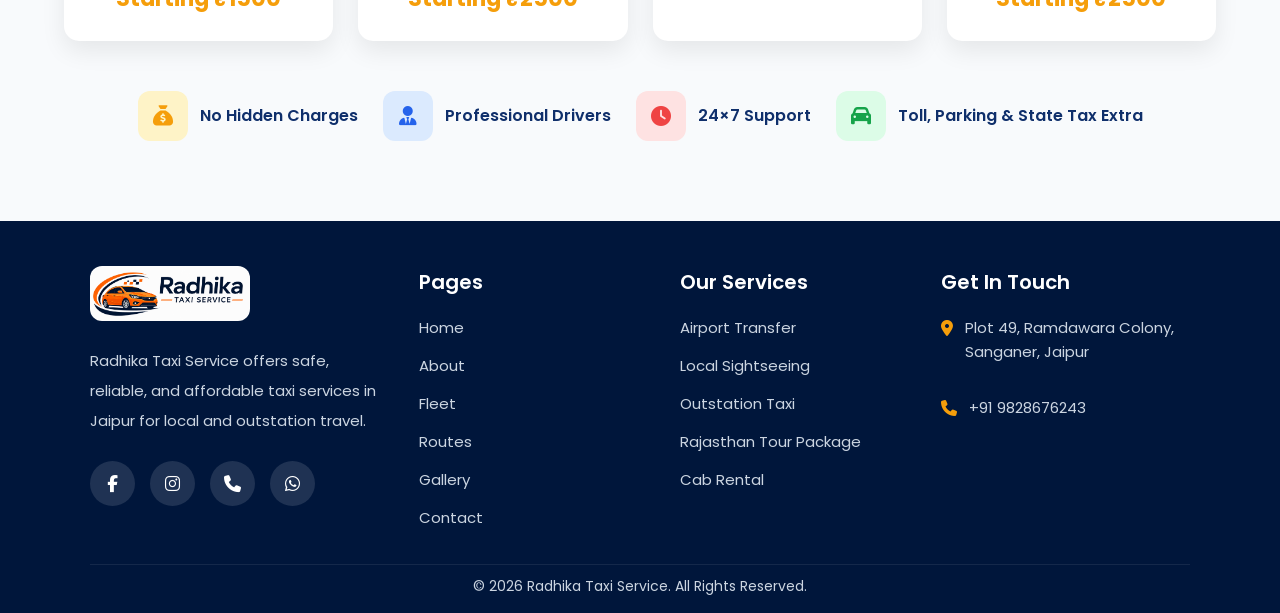
<file: pricing.html>
<!DOCTYPE html>
<html lang="en">

<head>
    <meta charset="UTF-8">
    <meta name="viewport" content="width=device-width, initial-scale=1.0">

    <!-- Primary SEO -->
    <title>Radhika Taxi Services | Best Taxi Rental Service in Jaipur</title>
    <meta name="description" content="Radhika Taxi Services provides reliable taxi rental services in Jaipur. Book local sightseeing taxis, airport transfers, outstation cabs, and chauffeur-driven cars at affordable prices.">
    <meta name="keywords" content="Radhika Taxi Services, Jaipur Taxi Service, Taxi Rental Jaipur, Cab Booking Jaipur, Airport Taxi Jaipur, Outstation Taxi Jaipur, Car Rental Jaipur, Taxi on Rent Jaipur">
    <meta name="author" content="Radhika Taxi Services">
    <meta name="robots" content="index, follow">

    <!-- Canonical URL -->
    <link rel="canonical" href="https://www.radhikataxiservices.com/">

    <!-- Open Graph (Facebook, WhatsApp, LinkedIn) -->
    <meta property="og:type" content="website">
    <meta property="og:title" content="Radhika Taxi Services | Best Taxi Rental Service in Jaipur">
    <meta property="og:description" content="Affordable and reliable taxi rental services in Jaipur. Local sightseeing, airport transfers, and outstation trips available.">
    <meta property="og:url" content="https://www.radhikataxiservices.com/">
    <meta property="og:image" content="https://www.radhikataxiservices.com/images/og-image.jpg">
    <meta property="og:site_name" content="Radhika Taxi Services">

    <!-- Twitter Card -->
    <meta name="twitter:card" content="summary_large_image">
    <meta name="twitter:title" content="Radhika Taxi Services | Best Taxi Rental Service in Jaipur">
    <meta name="twitter:description" content="Book reliable taxis in Jaipur for local, airport, and outstation travel.">
    <meta name="twitter:image" content="https://www.radhikataxiservices.com/images/og-image.jpg">

    <!-- Favicon -->
    <link rel="icon" type="image/png" href="img/logo.png">
    <link rel="apple-touch-icon" href="img/logo.png">

    <!-- Google Fonts -->
    <link rel="preconnect" href="https://fonts.googleapis.com">
    <link rel="preconnect" href="https://fonts.gstatic.com" crossorigin>
    <link href="https://fonts.googleapis.com/css2?family=Poppins:wght@300;400;500;600;700;800&display=swap" rel="stylesheet">

    <!-- Font Awesome -->
    <link rel="stylesheet" href="https://cdnjs.cloudflare.com/ajax/libs/font-awesome/6.5.2/css/all.min.css">

    <!-- CSS -->
    <link rel="stylesheet" href="css/style.css">

    <!-- Theme Color -->
    <meta name="theme-color" content="#f4b400">
</head>

<body>

<!-- topbar start -->
<div class="topbar">
    
    <!-- Left Side -->
    <div class="topbar-left">

        <!-- Location -->
        <a href="https://maps.app.goo.gl/51gCFe9T7kWbPaxx8"
           target="_blank"
           class="top-link">
            <i class="fa-solid fa-location-dot"></i>
            Location
        </a>

        <!-- Phone -->
        <a href="tel:+91 9828676243" class="top-link">
            <i class="fa-solid fa-phone"></i>
            +91 9828676243
        </a>

        <!-- Email -->
        <!-- <a href="mailto:info@radhikataxiservices.com" class="top-link">
            <i class="fa-solid fa-envelope"></i>
            info@radhikataxiservices.com
        </a> -->

    </div>

    <!-- Right Side Social Icons -->
<div class="topbar-right">

    <a href="https://facebook.com/" target="_blank" class="social-icon">
        <i class="fa-brands fa-facebook-f"></i>
    </a>

    <a href="https://instagram.com/" target="_blank" class="social-icon">
        <i class="fa-brands fa-instagram"></i>
    </a>

    <!-- WhatsApp -->
    <a href="https://wa.me/919828676243" target="_blank" class="social-icon">
        <i class="fa-brands fa-whatsapp"></i>
    </a>

    <!-- Call -->
    <a href="tel:+919828676243" class="social-icon">
        <i class="fa-solid fa-phone"></i>
    </a>

</div>

</div>
<!-- topbar end -->

<!-- navbar start -->
<header>
    <nav>

        <!-- Logo -->
        <img src="img/logo.png" alt="Radhika Taxi Service">

        <!-- Mobile Menu Button -->
        <div class="menu-btn" id="menuBtn">
            <i class="fa-solid fa-bars"></i>
        </div>

        <!-- Navigation -->
        <ul class="nav-links" id="navLinks">

            <li><a href="index.html">Home</a></li>

            <li><a href="about.html">About Us</a></li>

            <li><a href="Fleet.html">Fleet</a></li>

            <li>
                <a href="Routes.html">
                    Routes
                    <i class="fa-solid fa-angle-down"></i>
                </a>

                <div class="dropdown">
                    <a href="Routes.html#ajmer">Jaipur to Ajmer</a>
                    <a href="Routes.html#delhi">Jaipur to Delhi</a>
                    <a href="Routes.html#agra">Jaipur to Agra</a>
                    <a href="Routes.html#udaipur">Jaipur to Udaipur</a>
                    <a href="Routes.html#kota">Jaipur to Kota</a>
                    <a href="Routes.html#jodhpur">Jaipur to Jodhpur</a>
                    <a href="Routes.html#pushkar">Jaipur to Pushkar</a>
                    <a href="Routes.html#vrindavan">Jaipur to Vrindavan</a>
                    <a href="Routes.html#khatu">Jaipur to Khatu Shyam Ji</a>
                    <a href="Routes.html#salasar">Jaipur to Salasar Balaji</a>
                </div>
            </li>

            <li><a href="pricing.html" class="active">Pricing</a></li>

            

            <li><a href="contact.html">Contact Us</a></li>

            <!-- Get Free Quote Button -->
            <li>
                <a
                    href="tel:+919828676243"
                    class="quote-btn">
                    Contact Now
                </a>
            </li>

        </ul>

    </nav>
</header>
<!-- navbar end -->

<!-- Page SubHeader Start -->
<section class="page-header">

    <div class="page-overlay"></div>

    <div class="page-header-content">

        <h1>Our Pricing</h1>

        <div class="breadcrumb">

            <a href="index.html">Home</a>

            <span>/</span>

            <a href="#">Pages</a>

            <span>/</span>

            <span class="active"> Pricing</span>

        </div>

    </div>

</section>
<!-- Page Sub Header End -->


<!-- pricing start -->
 <section id="pricing">

    <div class="section-title">
        <span>PRICE LIST</span>
        <h2>Transparent Pricing</h2>
        <p>No hidden charges. Affordable rates for local and outstation travel.</p>
    </div>

    <!-- Pricing Table -->
    <div class="pricing-table">
        <table>
            <thead>
                <tr>
                    <th>Vehicle</th>
                    <th>Local</th>
                    <th>Outstation</th>
                </tr>
            </thead>
            <tbody>
                <tr>
                    <td>Dzire</td>
                    <td>₹13/km</td>
                    <td>₹11/km</td>
                </tr>

                <tr>
                    <td>Ertiga</td>
                    <td>₹20/km</td>
                    <td>₹16/km</td>
                </tr>

                <tr>
                    <td>Toyto Etios</td>
                    <td>₹18/km</td>
                    <td>₹11/km</td>
                </tr>

                <tr>
                    <td>Innova Crysta</td>
                    <td>₹22/km</td>
                    <td>₹18/km</td>
                </tr>
            </tbody>
        </table>
    </div>

    <!-- Popular Routes -->
    <div class="routes-grid">

       <div class="route-card">
          <h3>Jaipur → Ajmer</h3>
          <p>Approx 135 km • 2-3 Hours</p>
          <span>Starting ₹1800</span>
       </div>

       <div class="route-card">
          <h3>Jaipur → Delhi</h3>
          <p>Approx 280 km • 5-6 Hours</p>
          <span>Starting ₹3500</span>
       </div>

       <div class="route-card">
          <h3>Jaipur → Agra</h3>
          <p>Approx 240 km • 4-5 Hours</p>
          <span>Starting ₹2800</span>
       </div>

       <div class="route-card">
          <h3>Jaipur → Udaipur</h3>
          <p>Approx 395 km • 7 Hours</p>
          <span>Starting ₹4500</span>
       </div>

       <div class="route-card">
          <h3>Jaipur → Kota</h3>
          <p>Approx 250 km • 4-5 Hours</p>
          <span>Starting ₹3000</span>
       </div>

       <div class="route-card">
          <h3>Jaipur → Jodhpur</h3>
          <p>Approx 350 km • 6 Hours</p>
          <span>Starting ₹4000</span>
       </div>

       <div class="route-card">
          <h3>Jaipur → Pushkar</h3>
          <p>Approx 150 km • 3 Hours</p>
          <span>Starting ₹2000</span>
       </div>

       <div class="route-card">
          <h3>Jaipur → Vrindavan</h3>
          <p>Approx 230 km • 4-5 Hours</p>
          <span>Starting ₹3000</span>
       </div>

       <div class="route-card">
          <h3>Jaipur → Khatu Shyam Ji</h3>
          <p>Approx 80 km • 2 Hours</p>
          <span>Starting ₹1500</span>
       </div>

       <div class="route-card">
           <h3>Jaipur → Salasar Balaji</h3>
           <p>Approx 170 km • 3-4 Hours</p>
           <span>Starting ₹2500</span>
       </div>

       <div class="route-card">
           <h3>Jaipur → Bikaner</h3>
           <p>Approx 335 km • 6 Hours</p>
           <span>Starting ₹4200</span>
       </div>

       <div class="route-card">
           <h3>Jaipur → Ranthambore</h3>
           <p>Approx 180 km • 3-4 Hours</p>
           <span>Starting ₹2500</span>
       </div> 

    </div>

    <!-- Notes -->
<div class="pricing-note">

    <div class="note-item">
        <i class="fa-solid fa-sack-dollar"></i>
        <span>No Hidden Charges</span>
    </div>

    <div class="note-item">
        <i class="fa-solid fa-user-tie"></i>
        <span>Professional Drivers</span>
    </div>

    <div class="note-item">
        <i class="fa-solid fa-clock"></i>
        <span>24×7 Support</span>
    </div>

    <div class="note-item">
        <i class="fa-solid fa-car"></i>
        <span>Toll, Parking & State Tax Extra</span>
    </div>

</div>

</section>
<!-- pricing end -->


    <!-- footer section start -->
<footer>

    <div class="footer-grid">

        <!-- FOOTER BRAND -->
        <div class="footer-brand">

            <img src="img/logofooter.png" alt="Juhi Jain Tour & Travels">

            <p>
                Radhika Taxi Service offers safe, reliable, and 
                affordable taxi services in Jaipur for local and 
                outstation travel.
            </p>

           <div class="footer-social">

                <a href="facebook.com" target="_blank">
                   <i class="fa-brands fa-facebook-f"></i>
                </a>

                <a href="instagram.com" target="_blank">
                  <i class="fa-brands fa-instagram"></i>
                </a>                

                     <!-- Call -->
                <a href="tel:+919828676243">
                   <i class="fa-solid fa-phone"></i>
                </a>

                    <!-- WhatsApp -->
                <a href="https://wa.me/919828676243" target="_blank">
                  <i class="fa-brands fa-whatsapp"></i>
                </a>

</div>

        </div>

        <!-- PAGES -->
        <div class="footer-links">

            <h3>Pages</h3>

            <a href="index.html">Home</a>
            <a href="about.html">About</a>
            <a href="Fleet.html">Fleet</a>
            <a href="Routes.html">Routes</a>
            <a href="gallery.html">Gallery</a>
            <a href="contact.html">Contact</a>

        </div>

        <!-- SERVICES -->
        <div class="footer-links">

            <h3>Our Services</h3>

            <p>Airport Transfer</p>
            <p>Local Sightseeing</p>
            <p>Outstation Taxi</p>
            <p>Rajasthan Tour Package</p>
            <p>Cab Rental</p>

        </div>

        <!-- GET IN TOUCH -->
        <div class="footer-links">

            <h3>Get In Touch</h3>

            <div class="contact-item">
                <i class="fa-solid fa-location-dot"></i>
                <a href="https://maps.app.goo.gl/51gCFe9T7kWbPaxx8" target="_blank">
                    Plot 49, Ramdawara Colony, Sanganer, Jaipur
                 </a>
            </div>

            <!-- <div class="contact-item">
               <i class="fa-solid fa-envelope"></i>
               <a href="mailto:info@radhikataxiservices.com">
                   info@radhikataxiservices.com
                </a>
            </div> -->

            <div class="contact-item">
              <i class="fa-solid fa-phone"></i>
                <a href="tel:+919828676243">
                   +91 9828676243
                </a>
            </div>

        </div>

    </div>

    <div class="copy">
        © 2026 Radhika Taxi Service. All Rights Reserved.
    </div>

</footer>
<!-- footer section end  -->

    <div class="float-btns">
        <a class="whatsapp" href="https://wa.me/9828676243" target="_blank"><i class="fa-brands fa-whatsapp"></i></a>
        <a class="phone" href="tel:919828676243"><i class="fa-solid fa-phone"></i></a>
    </div>

<script src="js/script.js"></script>




</body>
</html>
</file>
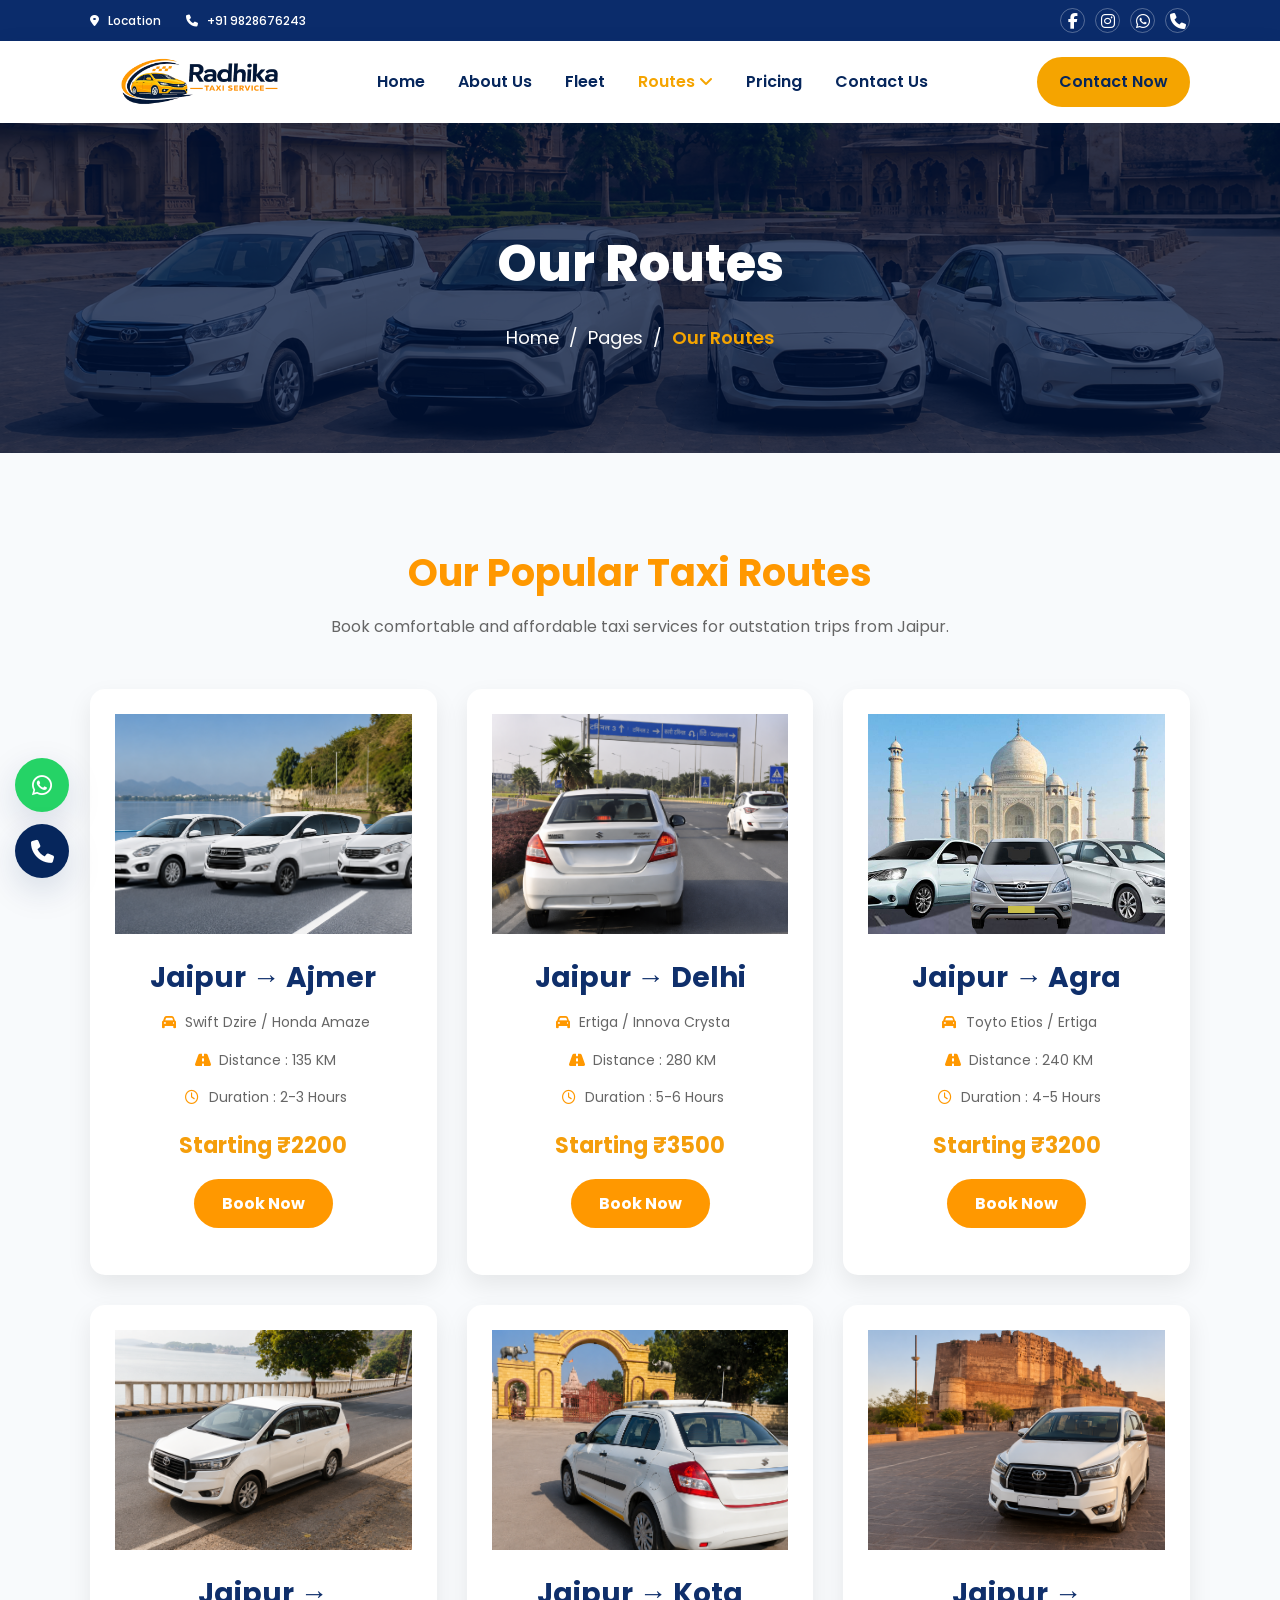
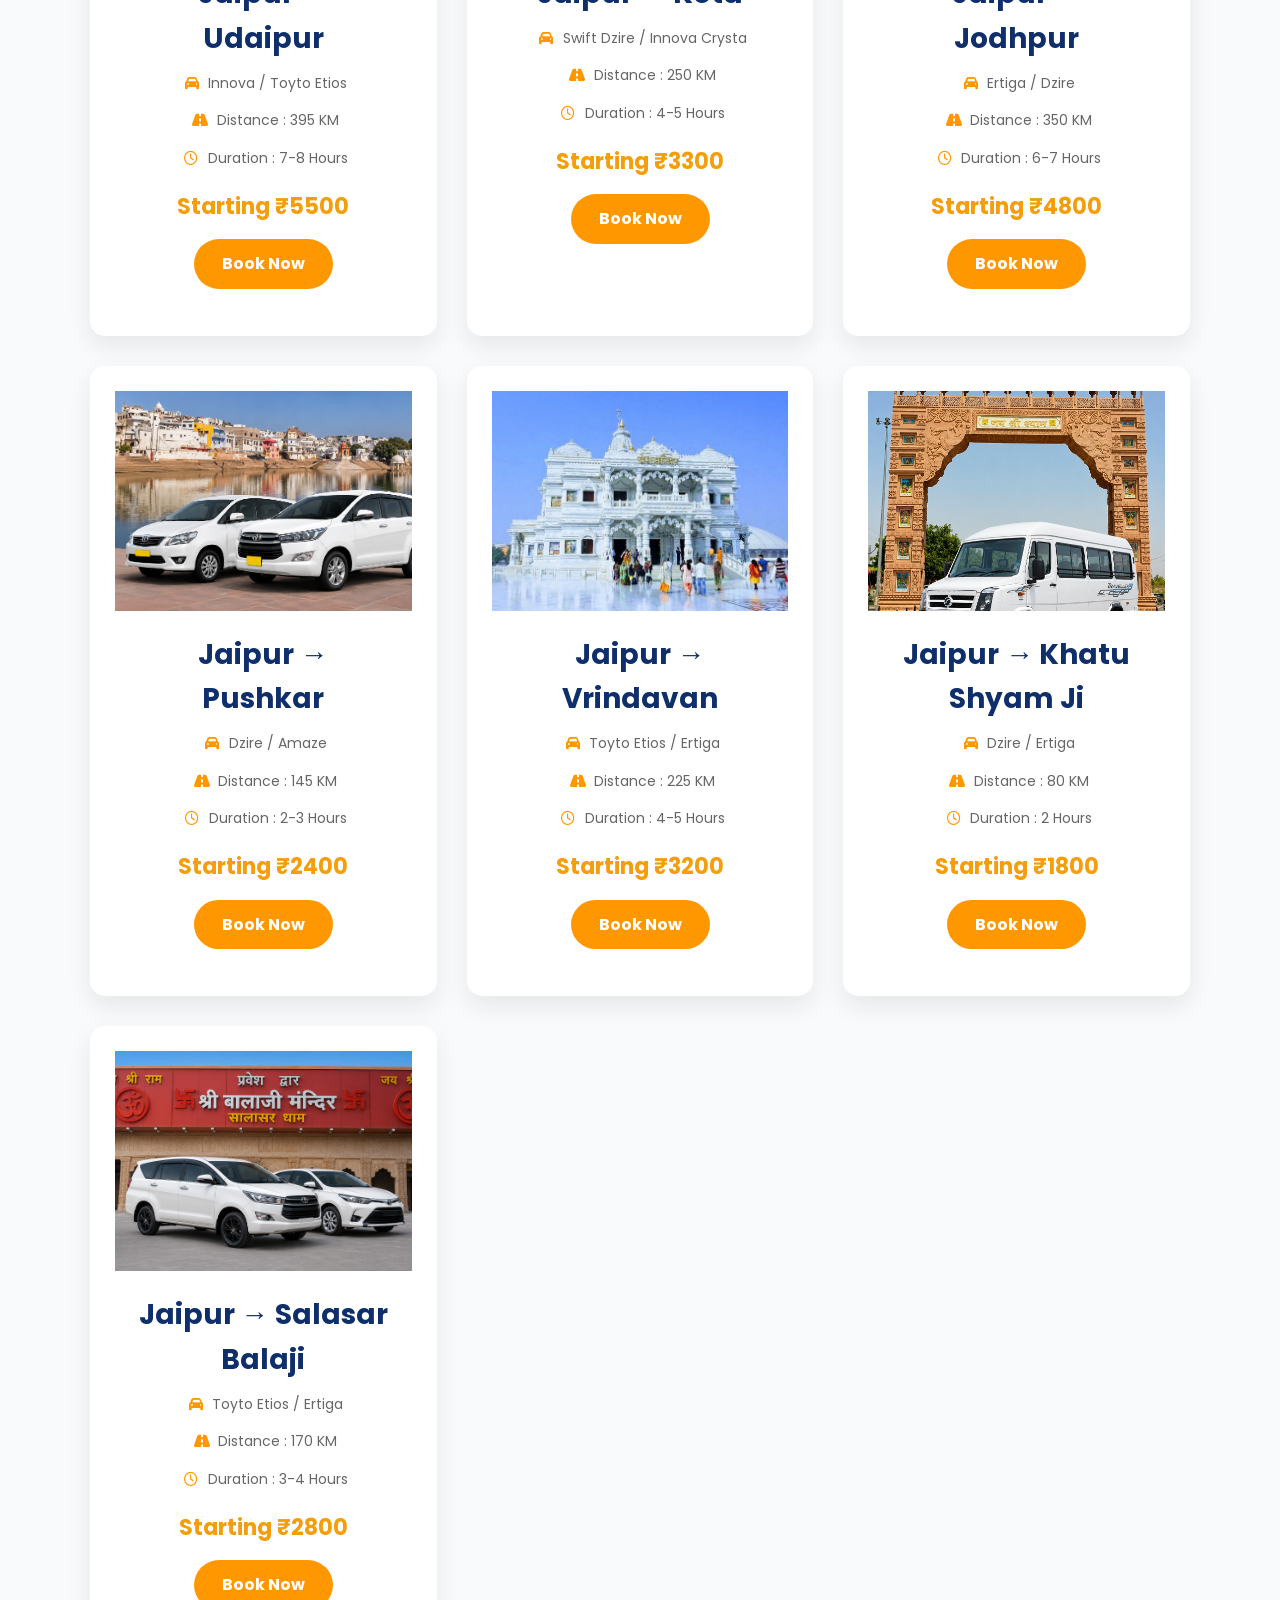
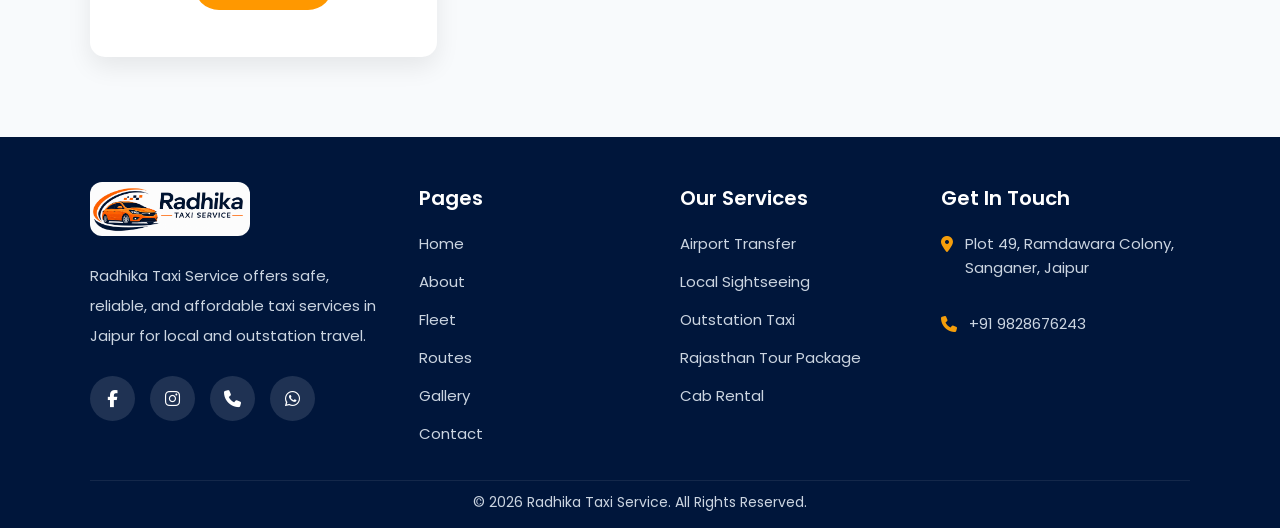
<file: Routes.html>
<!DOCTYPE html>
<html lang="en">

<head>
    <meta charset="UTF-8">
    <meta name="viewport" content="width=device-width, initial-scale=1.0">

    <!-- Primary SEO -->
    <title>Radhika Taxi Services | Best Taxi Rental Service in Jaipur</title>
    <meta name="description" content="Radhika Taxi Services provides reliable taxi rental services in Jaipur. Book local sightseeing taxis, airport transfers, outstation cabs, and chauffeur-driven cars at affordable prices.">
    <meta name="keywords" content="Radhika Taxi Services, Jaipur Taxi Service, Taxi Rental Jaipur, Cab Booking Jaipur, Airport Taxi Jaipur, Outstation Taxi Jaipur, Car Rental Jaipur, Taxi on Rent Jaipur">
    <meta name="author" content="Radhika Taxi Services">
    <meta name="robots" content="index, follow">

    <!-- Canonical URL -->
    <link rel="canonical" href="https://www.radhikataxiservices.com/">

    <!-- Open Graph (Facebook, WhatsApp, LinkedIn) -->
    <meta property="og:type" content="website">
    <meta property="og:title" content="Radhika Taxi Services | Best Taxi Rental Service in Jaipur">
    <meta property="og:description" content="Affordable and reliable taxi rental services in Jaipur. Local sightseeing, airport transfers, and outstation trips available.">
    <meta property="og:url" content="https://www.radhikataxiservices.com/">
    <meta property="og:image" content="https://www.radhikataxiservices.com/images/og-image.jpg">
    <meta property="og:site_name" content="Radhika Taxi Services">

    <!-- Twitter Card -->
    <meta name="twitter:card" content="summary_large_image">
    <meta name="twitter:title" content="Radhika Taxi Services | Best Taxi Rental Service in Jaipur">
    <meta name="twitter:description" content="Book reliable taxis in Jaipur for local, airport, and outstation travel.">
    <meta name="twitter:image" content="https://www.radhikataxiservices.com/images/og-image.jpg">

    <!-- Favicon -->
    <link rel="icon" type="image/png" href="img/logo.png">
    <link rel="apple-touch-icon" href="img/logo.png">

    <!-- Google Fonts -->
    <link rel="preconnect" href="https://fonts.googleapis.com">
    <link rel="preconnect" href="https://fonts.gstatic.com" crossorigin>
    <link href="https://fonts.googleapis.com/css2?family=Poppins:wght@300;400;500;600;700;800&display=swap" rel="stylesheet">

    <!-- Font Awesome -->
    <link rel="stylesheet" href="https://cdnjs.cloudflare.com/ajax/libs/font-awesome/6.5.2/css/all.min.css">

    <!-- CSS -->
    <link rel="stylesheet" href="css/style.css">

    <!-- Theme Color -->
    <meta name="theme-color" content="#f4b400">
</head>

<body>

<!-- topbar start -->
<div class="topbar">
    
    <!-- Left Side -->
    <div class="topbar-left">

        <!-- Location -->
        <a href="https://maps.app.goo.gl/51gCFe9T7kWbPaxx8"
           target="_blank"
           class="top-link">
            <i class="fa-solid fa-location-dot"></i>
            Location
        </a>

        <!-- Phone -->
        <a href="tel:+91 9828676243" class="top-link">
            <i class="fa-solid fa-phone"></i>
            +91 9828676243
        </a>

        <!-- Email -->
        <!-- <a href="mailto:info@radhikataxiservices.com" class="top-link">
            <i class="fa-solid fa-envelope"></i>
            info@radhikataxiservices.com
        </a> -->

    </div>

    <!-- Right Side Social Icons -->
<div class="topbar-right">

    <a href="https://facebook.com/" target="_blank" class="social-icon">
        <i class="fa-brands fa-facebook-f"></i>
    </a>

    <a href="https://instagram.com/" target="_blank" class="social-icon">
        <i class="fa-brands fa-instagram"></i>
    </a>

    <!-- WhatsApp -->
    <a href="https://wa.me/919828676243" target="_blank" class="social-icon">
        <i class="fa-brands fa-whatsapp"></i>
    </a>

    <!-- Call -->
    <a href="tel:+919828676243" class="social-icon">
        <i class="fa-solid fa-phone"></i>
    </a>

</div>

</div>
<!-- topbar end -->

<!-- navbar start -->
<header>
    <nav>

        <!-- Logo -->
        <img src="img/logo.png" alt="Radhika Taxi Service">

        <!-- Mobile Menu Button -->
        <div class="menu-btn" id="menuBtn">
            <i class="fa-solid fa-bars"></i>
        </div>

        <!-- Navigation -->
        <ul class="nav-links" id="navLinks">

            <li><a href="index.html">Home</a></li>

            <li><a href="about.html">About Us</a></li>

            <li><a href="Fleet.html">Fleet</a></li>

            <li>
                <a href="Routes.html" class="active">
                    Routes
                    <i class="fa-solid fa-angle-down"></i>
                </a>

                <div class="dropdown">
                    <a href="#ajmer">Jaipur to Ajmer</a>
                    <a href="#delhi">Jaipur to Delhi</a>
                    <a href="#agra">Jaipur to Agra</a>
                    <a href="#udaipur">Jaipur to Udaipur</a>
                    <a href="#kota">Jaipur to Kota</a>
                    <a href="#jodhpur">Jaipur to Jodhpur</a>
                    <a href="#pushkar">Jaipur to Pushkar</a>
                    <a href="#vrindavan">Jaipur to Vrindavan</a>
                    <a href="#khatu">Jaipur to Khatu Shyam Ji</a>
                    <a href="#salasar">Jaipur to Salasar Balaji</a>
                </div>
            </li>

            <li><a href="pricing.html">Pricing</a></li>

            

            <li><a href="contact.html">Contact Us</a></li>

            <!-- Get Free Quote Button -->
            <li>
                <a
                    href="tel:+919828676243"
                    class="quote-btn">
                    Contact Now
                </a>
            </li>

        </ul>

    </nav>
</header>
<!-- navbar end -->

<!-- Page SubHeader Start -->
<section class="page-header">

    <div class="page-overlay"></div>

    <div class="page-header-content">

        <h1>Our Routes</h1>

        <div class="breadcrumb">

            <a href="index.html">Home</a>

            <span>/</span>

            <a href="#">Pages</a>

            <span>/</span>

            <span class="active">Our Routes</span>

        </div>

    </div>
    

</section>
<!-- Page Sub Header End -->


<!-- ROUTES SECTION START -->
<section id="routes">

    <div class="route-title">
        <!-- <span>POPULAR ROUTES</span> -->
        <h2>Our Popular Taxi Routes</h2>
        <p>
            Book comfortable and affordable taxi services for outstation trips from Jaipur.
        </p>
    </div>

    <div class="route-grid">

        <!-- Route 1 -->
        <div class="route-card" id="ajmer">
            <img src="img/routes/ajmer.png" alt="Jaipur to Ajmer">

            <div class="route-body">
                <h3>Jaipur → Ajmer</h3>

                <p><i class="fa-solid fa-car"></i> Swift Dzire / Honda Amaze</p>

                <p><i class="fa-solid fa-road"></i> Distance : 135 KM</p>

                <p><i class="fa-regular fa-clock"></i> Duration : 2-3 Hours</p>

                <div class="route-bottom">
                    <span>Starting ₹2200</span>
                    <a href="index.html">Book Now</a>
                </div>
            </div>
        </div>

        <!-- Route 2 -->
        <div class="route-card" id="delhi">
            <img src="img/routes/delhi.png" alt="Jaipur to Delhi">

            <div class="route-body">
                <h3>Jaipur → Delhi</h3>

                <p><i class="fa-solid fa-car"></i> Ertiga / Innova Crysta</p>

                <p><i class="fa-solid fa-road"></i> Distance : 280 KM</p>

                <p><i class="fa-regular fa-clock"></i> Duration : 5-6 Hours</p>

                <div class="route-bottom">
                    <span>Starting ₹3500</span>
                    <a href="index.html">Book Now</a>
                </div>
            </div>
        </div>

        <!-- Route 3 -->
        <div class="route-card" id="agra">
            <img src="img/routes/agra.png" alt="Jaipur to Agra">

            <div class="route-body">
                <h3>Jaipur → Agra</h3>

                <p><i class="fa-solid fa-car"></i> Toyto Etios / Ertiga</p>

                <p><i class="fa-solid fa-road"></i> Distance : 240 KM</p>

                <p><i class="fa-regular fa-clock"></i> Duration : 4-5 Hours</p>

                <div class="route-bottom">
                    <span>Starting ₹3200</span>
                    <a href="index.html">Book Now</a>
                </div>
            </div>
        </div>

        <!-- Route 4 -->
        <div class="route-card" id="udaipur">
            <img src="img/routes/udaipur.png" alt="Jaipur to Udaipur">

            <div class="route-body">
                <h3>Jaipur → Udaipur</h3>

                <p><i class="fa-solid fa-car"></i> Innova / Toyto Etios</p>

                <p><i class="fa-solid fa-road"></i> Distance : 395 KM</p>

                <p><i class="fa-regular fa-clock"></i> Duration : 7-8 Hours</p>

                <div class="route-bottom">
                    <span>Starting ₹5500</span>
                    <a href="index.html">Book Now</a>
                </div>
            </div>
        </div>

        <!-- Route 5 -->
        <div class="route-card" id="kota">
            <img src="img/routes/kota.png" alt="Jaipur to Kota">

            <div class="route-body">
                <h3>Jaipur → Kota</h3>

                <p><i class="fa-solid fa-car"></i> Swift Dzire / Innova Crysta</p>

                <p><i class="fa-solid fa-road"></i> Distance : 250 KM</p>

                <p><i class="fa-regular fa-clock"></i> Duration : 4-5 Hours</p>

                <div class="route-bottom">
                    <span>Starting ₹3300</span>
                    <a href="index.html">Book Now</a>
                </div>
            </div>
        </div>

        <!-- Route 6 -->
        <div class="route-card" id="jodhpur">
            <img src="img/routes/jodhpur.png" alt="Jaipur to Jodhpur">

            <div class="route-body">
                <h3>Jaipur → Jodhpur</h3>

                <p><i class="fa-solid fa-car"></i> Ertiga / Dzire </p>

                <p><i class="fa-solid fa-road"></i> Distance : 350 KM</p>

                <p><i class="fa-regular fa-clock"></i> Duration : 6-7 Hours</p>

                <div class="route-bottom">
                    <span>Starting ₹4800</span>
                    <a href="index.html">Book Now</a>
                </div>
            </div>
        </div>

        <!-- Route 7 -->
        <div class="route-card" id="pushkar">
            <img src="img/routes/pushkar.png" alt="Jaipur to Pushkar">

            <div class="route-body">
                <h3>Jaipur → Pushkar</h3>

                <p><i class="fa-solid fa-car"></i> Dzire / Amaze</p>

                <p><i class="fa-solid fa-road"></i> Distance : 145 KM</p>

                <p><i class="fa-regular fa-clock"></i> Duration : 2-3 Hours</p>

                <div class="route-bottom">
                    <span>Starting ₹2400</span>
                    <a href="index.html">Book Now</a>
                </div>
            </div>
        </div>

        <!-- Route 8 -->
        <div class="route-card" id="vrindavan">
            <img src="img/routes/vrindavan.png" alt="Jaipur to Vrindavan">

            <div class="route-body">
                <h3>Jaipur → Vrindavan</h3>

                <p><i class="fa-solid fa-car"></i> Toyto Etios / Ertiga</p>

                <p><i class="fa-solid fa-road"></i> Distance : 225 KM</p>

                <p><i class="fa-regular fa-clock"></i> Duration : 4-5 Hours</p>

                <div class="route-bottom">
                    <span>Starting ₹3200</span>
                    <a href="index.html">Book Now</a>
                </div>
            </div>
        </div>

        <!-- Route 9 -->
        <div class="route-card" id="khatu">
            <img src="img/routes/khatu.png" alt="Khatu Shyam Ji">

            <div class="route-body">
                <h3>Jaipur → Khatu Shyam Ji</h3>

                <p><i class="fa-solid fa-car"></i> Dzire / Ertiga</p>

                <p><i class="fa-solid fa-road"></i> Distance : 80 KM</p>

                <p><i class="fa-regular fa-clock"></i> Duration : 2 Hours</p>

                <div class="route-bottom">
                    <span>Starting ₹1800</span>
                    <a href="index.html">Book Now</a>
                </div>
            </div>
        </div>

        <!-- Route 10 -->
        <div class="route-card" id="salasar">
            <img src="img/routes/salasar.png" alt="Salasar Balaji">

            <div class="route-body">
                <h3>Jaipur → Salasar Balaji</h3>

                <p><i class="fa-solid fa-car"></i> Toyto Etios / Ertiga</p>

                <p><i class="fa-solid fa-road"></i> Distance : 170 KM</p>

                <p><i class="fa-regular fa-clock"></i> Duration : 3-4 Hours</p>

                <div class="route-bottom">
                    <span>Starting ₹2800</span>
                    <a href="index.html">Book Now</a>
                </div>
            </div>
        </div>

    </div>

</section>
<!-- ROUTES SECTION END -->


    <!-- footer section start -->
<footer>

    <div class="footer-grid">

        <!-- FOOTER BRAND -->
        <div class="footer-brand">

            <img src="img/logofooter.png" alt="Juhi Jain Tour & Travels">

            <p>
                Radhika Taxi Service offers safe, reliable, and 
                affordable taxi services in Jaipur for local and 
                outstation travel.
            </p>

           <div class="footer-social">

                <a href="https://www.facebook.com/" target="_blank">
                   <i class="fa-brands fa-facebook-f"></i>
                </a>

                <a href="https://www.instagram.com/" target="_blank">
                  <i class="fa-brands fa-instagram"></i>
                </a>                

                     <!-- Call -->
                <a href="tel:+919828676243">
                   <i class="fa-solid fa-phone"></i>
                </a>

                    <!-- WhatsApp -->
                <a href="https://wa.me/919828676243" target="_blank">
                  <i class="fa-brands fa-whatsapp"></i>
                </a>

</div>

        </div>

        <!-- PAGES -->
        <div class="footer-links">

            <h3>Pages</h3>

            <a href="index.html">Home</a>
            <a href="about.html">About</a>
            <a href="Fleet.html">Fleet</a>
            <a href="Routes.html">Routes</a>
            <a href="gallery.html">Gallery</a>
            <a href="contact.html">Contact</a>

        </div>

        <!-- SERVICES -->
        <div class="footer-links">

            <h3>Our Services</h3>

            <p>Airport Transfer</p>
            <p>Local Sightseeing</p>
            <p>Outstation Taxi</p>
            <p>Rajasthan Tour Package</p>
            <p>Cab Rental</p>

        </div>

        <!-- GET IN TOUCH -->
        <div class="footer-links">

            <h3>Get In Touch</h3>

            <div class="contact-item">
                <i class="fa-solid fa-location-dot"></i>
                <a href="https://maps.app.goo.gl/51gCFe9T7kWbPaxx8" target="_blank">
                    Plot 49, Ramdawara Colony, Sanganer, Jaipur
                 </a>
            </div>

            <!-- <div class="contact-item">
               <i class="fa-solid fa-envelope"></i>
               <a href="mailto:info@radhikataxiservices.com">
                   info@radhikataxiservices.com
                </a>
            </div> -->

            <div class="contact-item">
              <i class="fa-solid fa-phone"></i>
                <a href="tel:+919828676243">
                   +91 9828676243
                </a>
            </div>

        </div>

    </div>

    <div class="copy">
        © 2026 Radhika Taxi Service. All Rights Reserved.
    </div>

</footer>
<!-- footer section end  -->

    <div class="float-btns">
        <a class="whatsapp" href="https://wa.me/9828676243" target="_blank"><i class="fa-brands fa-whatsapp"></i></a>
        <a class="phone" href="tel:919828676243"><i class="fa-solid fa-phone"></i></a>
    </div>

<script src="js/script.js"></script>



</body>
</html>
</file>
<file: css/style.css>
* {
    margin: 0;
    padding: 0;
    box-sizing: border-box;
}

:root {
    --yellow: #f5a400;
    --dark: #06265c;
    --text: #555;
    --blue: #06265c;
    --white: #fff;
    --soft: #f8fafc;
    --shadow: 0 12px 35px rgba(6, 38, 92, .15);
}

html {
    scroll-behavior: smooth;
}

body {
    font-family: 'Poppins', sans-serif;
    color: var(--dark);
    background: #fff;
    line-height: 1.6;
}

a {
    text-decoration: none;
}

img {
    max-width: 100%;
    display: block;
}

/* ==========================
   TOP BAR START
========================== */

.topbar {
    background: #0b2c6b;
    padding: 8px 7%;
    display: flex;
    justify-content: space-between;
    align-items: center;
    flex-wrap: wrap;
}

/* Left Side */
.topbar-left {
    display: flex;
    align-items: center;
    gap: 25px;
    flex-wrap: wrap;
}

/* Links */
.top-link {
    color: #fff;
    text-decoration: none;
    font-size: 12px;
    font-weight: 500;
    transition: 0.3s;
}

.top-link i {
    margin-right: 6px;
    color: #fff;
    transition: 0.3s;
}

.top-link:hover,
.top-link:hover i {
    color: #f9a602;
}

/* Right Side */
.topbar-right {
    display: flex;
    align-items: center;
    gap: 10px;
}

/* Social Icons */
.social-icon {
    width: 25px;
    height: 25px;
    border: 1px solid rgba(255,255,255,0.3);
    border-radius: 50%;
    display: flex;
    justify-content: center;
    align-items: center;
    text-decoration: none;
    color: #fff;
    transition: 0.3s;
    background-color: transparent;
}

.social-icon:hover {
    background: #f9a602;
    border-color: #f9a602;
    color: #fff;
    transform: translateY(-2px);
}

/* Mobile */
@media(max-width:768px){

    .topbar{
        flex-direction: column;
        gap: 10px;
        text-align: center;
    }

    .topbar-left{
        justify-content: center;
        gap: 15px;
    }

    .top-link{
        font-size: 13px;
    }

    .social-icon{
        width: 32px;
        height: 32px;
    }
}
/* ==========================
   TOP BAR END
========================== */



/* ==========================
   NAVBAR START
========================== */

header{
    background:#fff;
    position:sticky;
    top:0;
    z-index:999;
    box-shadow:0 5px 20px rgba(6,38,92,.10);
}

/* NAVBAR */

nav{
    height:82px;
    padding:0 7%;
    display:flex;
    align-items:center;
    justify-content:space-between;
    background:#fff;
}

/* LOGO*/

nav img{
    width:220px;
    height:auto;
    display:block;
    margin-bottom: -8px;
}

/* MENU */

.nav-links{
    display:flex;
    align-items:center;
    gap:5px;
    list-style:none;
}

.nav-links li{
    position:relative;
}

.nav-links a{
    text-decoration:none;
    color:#06265c;
    font-weight:600;
    padding:12px 14px;
    transition:.3s;
    display:block;
}

.nav-links a:hover,
.nav-links a.active{
    color:#f5a400;
}

/* GET FREE QUOTE BUTTON */

.quote-btn{
    background:#f5a400;
    color:#06265c !important;
    padding:10px 20px !important;
    border-radius:40px;
    font-weight:700;
    transition:.35s;
    margin-left:90px;
    border:2px solid #f5a400;
}

.quote-btn:hover{
    background:#06265c;
    color:#fff !important;
    border-color:#06265c;
}

/* DROPDOWN */
.dropdown{
    position:absolute;
    top:100%;
    left:0;
    width:240px;
    background:#fff;
    border-radius:12px;
    overflow:hidden;
    opacity:0;
    visibility:hidden;
    transform:translateY(10px);
    transition:.3s;
    box-shadow:0 10px 25px rgba(0,0,0,.08);
}

.nav-links li:hover .dropdown{
    opacity:1;
    visibility:visible;
    transform:translateY(0);
}

.dropdown a{
    padding:12px 18px;
    border-bottom:1px solid #eee;
}

.dropdown a:hover{
    background:#f8f8f8;
}

/* MOBILE MENU ICON */

.menu-btn{
    display:none;
    font-size:26px;
    color:#06265c;
    cursor:pointer;
}

/* TABLET & MOBILE*/

@media(max-width:992px){

    nav{
        height:80px;
        padding:0 20px;
    }

    nav img{
        width:140px;
        height:auto;
        max-width:100%;
        object-fit:contain;
    }

    .menu-btn{
        display:block;
    }

    .nav-links{
        position:absolute;
        top:72px;
        left:0;
        width:100%;
        background:#fff;
        flex-direction:column;
        align-items:flex-start;
        padding:20px;
        display:none;
        box-shadow:0 10px 20px rgba(0,0,0,.08);
    }

    .nav-links.active{
        display:flex;
    }

    .nav-links li{
        width:100%;
    }

    .nav-links a{
        width:100%;
        padding:14px 0;
    }

    .dropdown{
        position:static;
        width:100%;
        opacity:1;
        visibility:visible;
        transform:none;
        display:none;
        box-shadow:none;
        margin-top:5px;
        padding-left:15px;
    }

    .nav-links li:hover .dropdown{
        display:block;
    }

    .quote-btn{
        display:block;
        width:fit-content;
        margin:15px auto;
        text-align:center;
    }
}
@media (max-width:768px){

    html,
    body{
        overflow-x:hidden;
        width:100%;
    }

    nav{
        height:80px;
        padding:0 15px;
    }

    nav img{
        
        width:210px;
        max-height:70px;
        height:auto;
        object-fit:contain;
        margin-left:-10px; /* thoda left */
    }


    

}

/* ==========================
   NAVBAR END
========================== */


/* ==========================
PAGE SUB HEADER START
========================== */

.page-header {
    position: relative;
    width: 100%;
    height: 330px;
    background: url("../img/subbanner.png") center center/cover no-repeat;
    display: flex;
    align-items: center;
    justify-content: center;
    overflow: hidden;
}

.page-overlay {
    position: absolute;
    inset: 0;
    background: rgba(0, 20, 60, 0.75);
}

.page-header-content {
    position: relative;
    z-index: 2;
    text-align: center;
    padding: 0 20px;
}

.page-header-content h1 {
    color: #fff;
    font-size: 50px;
    font-weight: 800;
    margin-bottom: 20px;
}

.breadcrumb {
    display: flex;
    justify-content: center;
    align-items: center;
    flex-wrap: wrap;
    gap: 10px;
}

.breadcrumb a {
    color: #fff;
    text-decoration: none;
    font-size: 18px;
    transition: .3s;
}

.breadcrumb a:hover {
    color: #f5a400;
}

.breadcrumb span {
    color: #fff;
    font-size: 18px;
}

.breadcrumb .active {
    color: #f5a400;
    font-weight: 600;
}

/* ==========================
TABLET
========================== */

@media (max-width: 768px) {

    .page-header {
        height: 280px;
    }

    .page-header-content h1 {
        font-size: 45px;
        margin-bottom: 15px;
    }

    .breadcrumb a,
    .breadcrumb span {
        font-size: 16px;
    }
}

/* ==========================
MOBILE
========================== */

@media (max-width: 576px) {

    .page-header {
        height: 240px;
    }

    .page-header-content h1 {
        font-size: 34px;
        line-height: 1.2;
    }

    .breadcrumb {
        gap: 6px;
    }

    .breadcrumb a,
    .breadcrumb span {
        font-size: 14px;
    }
}

/* ==========================
PAGE SUB HEADER END
========================== */


/* ==========================
   HERO SECTION start
========================== */

.hero {
    position: relative;
    max-height: 85vh; /* pehle 85vh tha */
    background: url("../img/banner.png") center/cover no-repeat;
    display: flex;
    align-items: center;
}

.hero::before {
    content: "";
    position: absolute;
    inset: 0;
    background: rgba(0,0,0,0.35);
}

.hero-wrap {
    width: 100%;
    position: relative;
    z-index: 2;

    display: grid;
    grid-template-columns: 1.2fr .8fr;
    gap: 40px;
    align-items: center;

    padding: 40px 80px;
}

/* LEFT CONTENT */

.hero-content h1 {
    font-size: 48px;
    line-height: 1.2;
    margin-bottom: 18px;
    color: #ffffff;
    font-weight: 800;
    margin-left: 0px;
}

.hero-content h1 span {
    color: #ffb000;
}

.hero-content p {
    max-width: 620px;
    font-size: 16px;
    line-height: 1.8;
    margin-bottom: 25px;
    color: #f5f5f5;
    margin-left: 0px;
}

/* BUTTONS */

.hero-buttons {
    display: flex;
    gap: 15px;
    margin-left: 0px;
}

.btn-yellow,
.btn-white {
    display: inline-flex;
    align-items: center;
    gap: 10px;

    padding: 14px 28px;
    border-radius: 50px;

    font-weight: 700;
    text-decoration: none;

    transition: all .3s ease;
}

.btn-yellow {
    background: #ffb000;
    color: #002c6b;
    border: 2px solid #ffb000;
}

.btn-yellow:hover {
    background: #000033;
    color: #ffffff;
    border-color: #000033;
    transform: scale(1.08);
}

/* FORM */

.booking-form {
    width: 100%;
    max-width: 360px;

    justify-self: end;

    padding: 25px;

    background: rgba(255,255,255,.12);

    backdrop-filter: blur(12px);
    -webkit-backdrop-filter: blur(12px);

    border: 1px solid rgba(255,255,255,.25);

    border-radius: 20px;
    margin-right: 0px;
}


.booking-form h2{
    margin-bottom: 20px;
    font-size: 32px;
    font-weight: 700;
}

.quick-text{
    color: #000033;
}

.reservation-text{
    color: #ffb000;
}

.booking-form input,
.booking-form select {

    width: 100%;
    padding: 12px 15px;

    margin-bottom: 10px;

    border: 1px solid rgba(255,255,255,.35);;
    outline: none;

    border-radius: 10px;

}

.booking-form input:focus,
.booking-form select:focus{
    border-color: #ffb000;
    box-shadow: 0 0 10px rgba(255,176,0,0.4);
}


.booking-form button {

    width: 100%;
    padding: 14px;

    border: none;
    border-radius: 10px;

    background: #ffb000;
    color: #002c6b;

    font-weight: 700;
    cursor: pointer;

    transition: all .3s ease;
}

.booking-form button:hover {
    background: #000033;
    color: #fff;
    transform: scale(1.05);
}


/* RESPONSIVE */

@media(max-width:992px){

    .hero-wrap{
        grid-template-columns:1fr;
        padding:40px 25px;
    }

    .booking-form{
        max-width:100%;
        justify-self:stretch;
    }

    .hero-content h1{
        font-size:38px;
    }
}


/*  TABLET & MOBILE FIX*/

@media (max-width:768px){

     .booking-form input[type="date"]{
        font-size: 14px;
        padding: 10px 12px;
    }

    .hero{
        max-height: none;
        min-height: auto;
        height: auto;
        padding: 45px 0 20px;
    }

    .hero-wrap{
        grid-template-columns: 1fr;
        gap: 15px;
        padding: 15px 20px;
    }

    /* HERO CONTENT */

    .hero-content{
        text-align: center;
    }

    .hero-content h1{
        font-size: 28px;
        line-height: 1.3;
        margin-left: 0;
        margin-bottom: 10px;
    }

    .hero-content p{
        max-width: 100%;
        font-size: 14px;
        line-height: 1.6;
        margin-left: 0;
        margin-bottom: 15px;
    }

    /* BUTTONS */
    .hero-buttons{
        width: 100%;
        display: flex;
        justify-content: center;
    }

    
    .btn-white{
        padding: 10px 20px;
        font-size: 14px;
    }

    .hero-buttons .btn-yellow{
        width: 220px !important;
        display: flex;
        justify-content: center;
        align-items: center;
    }


    /* BOOKING FORM */

    .booking-form{
        max-width: 100%;
        width: 100%;
        margin-right: 0;
        justify-self: stretch;
        padding: 15px;
        border-radius: 15px;
    }

    .booking-form h2{
        font-size: 24px;
        margin-bottom: 12px;
    }

    .booking-form input,
    .booking-form select{
        padding: 10px 12px;
        font-size: 14px;
        margin-bottom: 8px;
    }

    .booking-form button{
        width: 150px;
        padding: 10px 20px;
        display: block;
        margin: 10px auto 0;
        font-size: 14px;
    }
}

@media (max-width: 600px) {

    .hero-buttons{
        display: flex;
        justify-content: center;
        align-items: center;
        margin-left: 0;
    }

    .btn-yellow{
        width: 160px;      
        padding: 10px 24px;
        font-size: 14px;
        text-align: center;
    }

}

/* ==========================
   HERO SECTION end
========================== */

/* ==========================
ABOUT SECTION START
========================== */

.about-section {
    background: #fff;
    padding: 90px 7%;
}

.about-wrap {
    display: grid;
    grid-template-columns: 1fr 1fr;
    gap: 60px;
    align-items: center;
}

/* IMAGE */

.about-img {
    position: relative;
}

.about-img img {
    width: 100%;
    height: 520px;
    object-fit: cover;
    border-radius: 28px;
    box-shadow: 0 18px 40px rgba(0, 0, 0, .12);
}

/* BADGE */

.about-badge {
    position: absolute;
    left: 25px;
    bottom: 25px;
    background: #f5a400;
    color: #06265c;
    padding: 14px 22px;
    border-radius: 40px;
    font-weight: 700;
    display: flex;
    align-items: center;
    gap: 10px;
    box-shadow: 0 10px 25px rgba(0, 0, 0, .18);
    transition: all .3s ease;
    cursor: pointer;
}

.about-badge i {
    transition: all .3s ease;
}

.about-badge:hover {
    background: #000033;
    color: #fff;
    box-shadow: 0 12px 30px rgba(0, 0, 51, 0.5);
}

.about-badge:hover i {
    color: #fff;
}

/* CONTENT */

.about-tag {
    color: #f5a400;
    font-weight: 700;
    letter-spacing: 1px;
    display: inline-block;
    margin-bottom: 14px;
}

.about-content h2 {
    font-size: 46px;
    line-height: 1.2;
    margin-bottom: 20px;
    color: #06265c;
}

.about-content p {
    color: #555;
    line-height: 1.9;
    margin-bottom: 18px;
    font-size: 15px;
}

/* FEATURES */

.about-features {
    display: grid;
    grid-template-columns: repeat(2, 1fr);
    gap: 18px;
    margin-top: 30px;
}

.feature-box {
    background: #f8fafc;
    border-radius: 18px;
    padding: 18px;
    display: flex;
    align-items: center;
    gap: 14px;
    transition: .3s;
}

.feature-box:hover {
    transform: scale(1.05);
    box-shadow: 0 12px 30px rgba(0, 0, 0, .12);
}

.feature-box i {
    width: 48px;
    height: 48px;
    background: #f5a400;
    color: #06265c;
    border-radius: 50%;
    display: flex;
    align-items: center;
    justify-content: center;
    font-size: 18px;
}

.feature-box span {
    font-weight: 600;
    color: #06265c;
}

/* BUTTON */

.about-btn {
    display: inline-block;
    margin-top: 35px;
    background: #f5a400;
    color: #06265c;
    padding: 14px 34px;
    border-radius: 40px;
    font-weight: 700;
    transition: all .3s ease;
}

.about-btn:hover {
    background: #000033;
    color: #fff;
    transform: translateY(-4px);
    box-shadow: 0 12px 30px rgba(0, 0, 51, 0.5);
}

/* RESPONSIVE */

@media(max-width:992px) {

    .about-wrap {
        grid-template-columns: 1fr;
    }

}

@media(max-width:600px) {

    .about-section {
        padding: 65px 18px;
    }

    .about-content h2 {
        font-size: 34px;
    }

    .about-img img {
        height: 360px;
    }

    .about-features {
        grid-template-columns: 1fr;
    }

}
/* ==========================
ABOUT SECTION END
========================== */


/*==========================
VEHICLE SECTION START
==========================*/
body{
    overflow-x:hidden;
}

#vehicle{
    padding:70px 7%;
    background:#f8fafc;
}

/*SECTION TITLE*/

.section-title{
    text-align:center;
    margin-bottom:45px;
}

.section-title span{
    color:#ff9800;
    font-size:14px;
    font-weight:800;
    letter-spacing:2px;
    text-transform:uppercase;
}

.section-title h2{
    font-size:38px;
    font-weight:800;
    color:#1b2a4e;
    margin:10px 0;
}

.section-title p{
    max-width:750px;
    margin:0 auto;
    color:#666;
    line-height:1.7;
    font-size:16px;
}

/*HOME PAGE SLIDER*/

.home-fleet .vehicle-slider{
    padding:15px 50px 60px;
    overflow:visible;
    width:100%;
}

.home-fleet .swiper-slide{
    height:auto;
    display:flex;
}

/*FLEET PAGE GRID*/

.fleet-page .vehicle-grid{
    display:grid;
    grid-template-columns:repeat(3,1fr);
    gap:25px;
}

/*VEHICLE CARD*/

.vehicle-card{
    width:100%;
    background:#fff;
    border-radius:20px;
    overflow:hidden;
    box-shadow:0 10px 25px rgba(0,0,0,.08);
    transition:.35s ease;
    display:flex;
    flex-direction:column;
    height:100%;
}

.vehicle-card:hover{
    transform:translateY(-8px);
}

.vehicle-card img{
    width:100%;
    height:190px;
    object-fit:cover;
    display:block;
}

/*CARD BODY*/

.vehicle-body{
    padding:18px;
    display:flex;
    flex-direction:column;
    flex:1;
}

.vehicle-body h3{
    font-size:22px;
    font-weight:700;
    color:#1b2a4e;
    margin-bottom:12px;
}

/*VEHICLE INFO*/

.vehicle-info{
    margin-bottom:10px;
}

.vehicle-info span{
    display:inline-block;
    margin:4px;
    padding:7px 12px;
    border-radius:20px;
    background:#fff3e0;
    color:#ff9800;
    font-size:12px;
    font-weight:700;
}

/*DESCRIPTION*/

.vehicle-body p{
    color:#666;
    font-size:14px;
    line-height:1.6;
    margin-bottom:15px;
    flex-grow:1;
}

/*BUTTON*/

.vehicle-btn{
    display:inline-block;
    width:fit-content;
    padding:10px 22px;
    border-radius:30px;
    text-decoration:none;
    background:#ff9800;
    color:#000033;
    font-weight:700;
    transition:.3s ease;
    margin-top:auto;
}

.vehicle-btn:hover{
    background:#000033;
    color:#fff;
}

/*VIEW ALL BUTTON*/

.view-all-container{
    text-align:center;
    margin-top:40px;
}

.view-all-btn{
    display:inline-block;
    text-decoration:none;
    background:#ff9800;
    color:#fff;
    padding:14px 28px;
    border-radius:30px;
    font-weight:700;
    transition:.3s;
}

.view-all-btn:hover{
    background:#000033;
    color:#fff;
}

/*SWIPER ARROWS*/

.home-fleet .swiper-button-next,
.home-fleet .swiper-button-prev{
    width:48px;
    height:48px;
    background:#fff;
    border-radius:50%;

    box-shadow:0 5px 15px rgba(0,0,0,.15);
}

.home-fleet .swiper-button-next::after,
.home-fleet .swiper-button-prev::after{
    font-size:18px;
    font-weight:900;
    color:#ff9800;
}

.home-fleet .swiper-button-next:hover,
.home-fleet .swiper-button-prev:hover{
    transform:scale(1.08);
}


/* FILTER BUTTONS */

.fleet-filter{
    display:flex;
    justify-content:center;
    flex-wrap:wrap;
    gap:20px;
    margin-bottom:35px;
}

.filter-btn{
    border:none;
    padding:8px 18px;
    border-radius:20px;
    background:#fff3e0;
    color:#ff9800;
    font-size:13px;
    font-weight:700;
    cursor:pointer;
    transition:.3s;
}

.filter-btn:hover,
.filter-btn.active{
    background:#ff9800;
    color:#fff;
}

/*DESKTOP LARGE*/

@media(max-width:1200px){

    .fleet-page .vehicle-grid{
        grid-template-columns:repeat(3,1fr);
    }

    .vehicle-card img{
        height:180px;
    }

}

/*TABLET*/

@media(max-width:991px){

    #vehicle{
        padding:60px 5%;
    }

    .fleet-page .vehicle-grid{
        grid-template-columns:repeat(2,1fr);
        gap:20px;
    }

    .section-title h2{
        font-size:32px;
    }

    .vehicle-card img{
        height:180px;
    }

    .home-fleet .vehicle-slider{
        padding:15px 40px 60px;
    }

}

/*MOBILE*/

@media(max-width:768px){

    #vehicle{
        padding:50px 4%;
    }

    .fleet-page .vehicle-grid{
        grid-template-columns:1fr;
    }

    .section-title{
        margin-bottom:35px;
    }

    .section-title h2{
        font-size:28px;
    }

    .section-title p{
        font-size:14px;
        max-width:100%;
    }

    .vehicle-card{
        border-radius:18px;
    }

    .vehicle-card img{
        height:200px;
    }

    .vehicle-body{
        padding:16px;
    }

    .vehicle-body h3{
        font-size:20px;
    }

    .home-fleet .vehicle-slider{
        padding:10px 8px 50px;
    }

    .home-fleet .swiper-button-next,
    .home-fleet .swiper-button-prev{
        width:40px;
        height:40px;
    }

    .home-fleet .swiper-button-next::after,
    .home-fleet .swiper-button-prev::after{
        font-size:15px;
    }
}

/*SMALL MOBILE*/

@media(max-width:480px){

    .section-title h2{
        font-size:24px;
    }

    .vehicle-card img{
        height:180px;
    }

    .vehicle-info span{
        font-size:11px;
        padding:6px 10px;
    }

    .vehicle-btn{
        padding:9px 18px;
        font-size:14px;
    }

}
/*==========================
VEHICLE SECTION END
==========================*/

/*==========================
ROUTES SECTION START
==========================*/
#routes{
    padding: 80px 7%;
    background: #f8fafc;
}

.route-title{
    text-align:center;
    margin-bottom:50px;
}

.route-title span{
    color:#ff9800;
    font-weight:800;
    letter-spacing:1px;
}

.route-title h2{
    font-size:38px;
    color:#ff9800;
    margin:10px 0;
}

.route-title p{
    color:#666;
    font-size:16px;
}

/* GRID */
.route-grid{
    display:grid;
    grid-template-columns:repeat(3,1fr);
    gap:30px;
}

/* CARD */
.route-card{
    background:#fff;
    border-radius:20px;
    overflow:hidden;
    box-shadow:0 8px 25px rgba(0,0,0,0.08);
    transition:.4s;
}

.route-card:hover{
    transform:scale(1.03);
}

.route-card img{
    width:100%;
    height:220px;
    object-fit:cover;
}

/* BODY */
.route-body{
    padding:22px;
}

.route-body h3{
    font-size:28px;
    color:#1b2a4e;
    margin-bottom:18px;
}

.route-body p{
    color:#555;
    margin-bottom:14px;
    font-size:16px;
}

.route-body p i{
    color:#ff9800;
    width:25px;
}

/* PRICE + BUTTON */
.route-bottom{
    margin-top:20px;
}

.route-bottom span{
    display:block;
    color:#ff9800;
    font-size:28px;
    font-weight:800;
    margin-bottom:15px;
}

.route-bottom a{
    display:inline-block;
    background:#ff9800;
    color:#fff;
    text-decoration:none;
    padding:12px 28px;
    border-radius:30px;
    font-weight:700;
    transition:.3s;
}

.route-bottom a:hover{
    background:#000033;
}

/* TABLET */
@media(max-width:991px){

    .route-grid{
        grid-template-columns:repeat(2,1fr);
    }

}

/* MOBILE */
@media(max-width:768px){

    .route-grid{
        grid-template-columns:1fr;
    }

    .route-title h2{
        font-size:30px;
    }

    .route-body h3{
        font-size:24px;
    }

}
/*==========================
ROUTES SECTION END
==========================*/

/* ==========================
   WHY CHOOSE US START
========================== */

.whychoose {
    width: 100%;
    padding: 80px 20px;
    background: #f7f7f7;
}

.whychoose .container {
    max-width: 1200px;
    margin: auto;
}

/* HEADER */

.why-header {
    text-align: center;
    margin-bottom: 60px;
}

.section-subtitle {
    display: inline-block;
    font-size: 18px;
    font-weight: 700;
    color: #ff9800;
    text-transform: uppercase;
    letter-spacing: 2px;
    margin-bottom: 12px;
}

.section-title {
    font-size: 30px;
    font-weight: 700;
    color: #000033;
    margin-bottom: 15px;
    line-height: 1.3;
}

.section-desc {
    max-width: 700px;
    margin: auto;
    font-size: 17px;
    color: #666;
    line-height: 1.8;
}

/* GRID */

.why-grid {
    display: grid;
    grid-template-columns: repeat(3, 1fr);
    gap: 20px;
}

/* CARD */

.why-card {
    background: #fff;
    border: 2px solid #ff9800;
    border-radius: 18px;

    padding: 30px 15px;
    min-height: 270px;

    text-align: center;

    cursor: pointer;
    transition: 0.4s ease;

    display: flex;
    flex-direction: column;
    align-items: center;

    box-shadow: 0 5px 20px rgba(0, 0, 0, 0.06);
}

/* HOVER */

.why-card:hover {
    background: #ff9800;
    /* transform: translateY(-12px) scale(1.03); */

    box-shadow:
        0 20px 40px rgba(255, 152, 0, 0.35);
}

/* ICON */

.why-icon {
    width: 85px;
    height: 85px;
    margin-bottom: 25px;
}

.why-icon img {
    width: 100%;
    height: 100%;
    object-fit: contain;
    transition: 0.4s ease;
}

/* TITLE */

.why-card h3 {
    font-size: 28px;
    font-weight: 700;
    color: #ff9800;
    margin-bottom: 18px;
    transition: 0.4s ease;
}

/* TEXT */

.why-card p {
    font-size: 16px;
    line-height: 1.9;
    color: #666;
    transition: 0.4s ease;
}

/* HOVER TEXT */

.why-card:hover h3,
.why-card:hover p {
    color: #fff;
}

.why-card:hover img {
    transform: scale(1.1);
    filter: brightness(0) invert(1);
}

/* TABLET */

@media (max-width: 992px) {

    .why-grid {
        grid-template-columns: repeat(2, 1fr);
    }

    .section-title {
        font-size: 34px;
    }

    .why-card h3 {
        font-size: 24px;
    }
}

/* MOBILE */

@media (max-width: 768px) {

    .whychoose {
        padding: 60px 15px;
    }

    .why-header {
        margin-bottom: 40px;
    }

    .section-subtitle {
        font-size: 15px;
    }

    .section-title {
        font-size: 28px;
    }

    .section-desc {
        font-size: 15px;
        line-height: 1.7;
    }

    .why-grid {
        grid-template-columns: 1fr;
        gap: 25px;
    }

    .why-card {
        min-height: auto;
        padding: 35px 25px;
    }

    .why-card h3 {
        font-size: 22px;
    }

    .why-card p {
        font-size: 15px;
        line-height: 1.7;
    }

    .why-icon {
        width: 75px;
        height: 75px;
    }
}

/* ==========================
   WHY CHOOSE US END
========================== */


/* ==========================
   SERVICE SECTION OF HOME PAGE START
========================== */
.services-section{
    position: relative;
    padding: 60px 0; /* pehle 90px tha */
    background: #f8f9fb;
    overflow: hidden;
}

.container{
    width: 90%;
    max-width: 1280px;
    margin: auto;
    position: relative;
    z-index: 2;
}

/* Heading */

.section-header{
    text-align: center;
    margin-bottom: 40px; /* pehle 60px */
}

.section-header h2{
    font-size: 42px; /* pehle 56px */
    font-weight: 800;
    color: #0f172a;
    margin-top: 10px;
}

.section-header h2 span{
    color: #f59e0b;
}

.section-header p{
    max-width: 550px;
    margin: 12px auto 0;
    color: #64748b;
    line-height: 1.7;
    font-size: 16px; /* pehle 18px */
}

/* Grid */

.services-grid{
    display: grid;
    grid-template-columns: repeat(4,1fr);
    gap: 20px; /* pehle 28px */
}

/* Card */

.service-card{
    position: relative;
    background: #fff;
    padding: 25px 20px; /* pehle 35px 28px */
    border-radius: 20px;
    border: 1px solid #ededed;
    overflow: hidden;
    transition: all .4s ease;
}

.service-card:hover{
    transform: translateY(-6px);
    box-shadow: 0 15px 30px rgba(0,0,0,.08);
}

/* Icon */

.icon-box{
    width: 48px; /* pehle 58px */
    height: 48px;
    border-radius: 14px;
    background: linear-gradient(135deg,#f8b11b,#e58b00);
    display: flex;
    align-items: center;
    justify-content: center;
    margin-bottom: 18px;
    transition: .4s;
    box-shadow: 0 8px 20px rgba(245,158,11,.25);
}

.icon-box i{
    color: #fff;
    font-size: 18px; /* pehle 22px */
}

.service-card:hover .icon-box{
    transform: scale(1.08);
}

/* Card Text */

.service-card h3{
    font-size: 20px; /* pehle 28px */
    font-weight: 700;
    color: #0f172a;
    margin-bottom: 10px;
    line-height: 1.4;
}

.service-card p{
    color: #64748b;
    line-height: 1.7;
    font-size: 14px; /* pehle 16px */
}

/* Tablet */

@media (max-width:991px){

    .services-grid{
        grid-template-columns: repeat(2,1fr);
    }

    .section-header h2{
        font-size: 36px;
    }

}

/* Mobile */

@media (max-width:768px){

    .services-section{
        padding: 45px 0;
    }

    .section-header{
        margin-bottom: 30px;
    }

    .section-header h2{
        font-size: 30px;
    }

    .section-header p{
        font-size: 14px;
    }

    .services-grid{
        grid-template-columns: 1fr;
        gap: 15px;
    }

    .service-card{
        padding: 22px 18px;
    }

    .service-card h3{
        font-size: 18px;
    }

    .service-card p{
        font-size: 13px;
    }

    .icon-box{
        width: 44px;
        height: 44px;
    }

    .icon-box i{
        font-size: 16px;
    }
}
/* ==========================
   SERVICE SECTION OF HOME PAGE END
========================== */


/*==========================
FAQ SECTION START
==========================*/
.faq-section {
    width: 100%;
    padding: 50px 20px;
    background: #f8f8f8;
}

.faq-container {
    max-width: 1000px;
    margin: auto;
}

.faq-header {
    text-align: center;
    margin-bottom: 30px;
}

.faq-subtitle {
    font-size: 25px;
    font-weight: 600;
    color: #f4a300;
    text-transform: uppercase;
    letter-spacing: 1px;
}

.faq-title {
    font-size: 35px;
    font-weight: 700;
    color: #000033;
    margin-top: 5px;
    text-transform: uppercase;
}

.faq-wrapper {
    display: flex;
    flex-direction: column;
    gap: 18px;
}

.faq-item {
    background: #fff;
    border: 1px solid #e4e4e4;
    border-radius: 12px;
    overflow: hidden;
    transition: 0.4s ease;
    box-shadow: 0 5px 20px rgba(0,0,0,0.04);
}

.faq-item.active {
    border-color: #f4a300;
    box-shadow: 0 10px 30px rgba(244,163,0,0.15);
}

.faq-question {
    cursor: pointer;
    padding: 14px 20px;
}

.faq-question:hover {
    background: #fcfcfc;
}

.faq-left {
    display: flex;
    align-items: center;
    gap: 18px;
}

.faq-icon {
    width: 34px;
    height: 34px;
    min-width: 34px;
    border-radius: 50%;
    background: #f4a300;
    color: #fff;
    font-size: 24px;
    font-weight: 600;
    display: flex;
    align-items: center;
    justify-content: center;
}

.faq-question h3 {
    margin: 0;
    font-size: 21px;
    font-weight: 600;
    color: #002b4f;
    line-height: 1.5;
}

.faq-answer {
    max-height: 0;
    overflow: hidden;
    transition: all 0.4s ease;
    padding: 0 28px;
}

.faq-answer.show {
    max-height: 300px;
    padding: 0 28px 24px 80px;
}

.faq-answer p {
    margin: 0;
    font-size: 17px;
    color: #555;
    line-height: 1.8;
}

/* ==========================
   Tablet
========================== */

@media (max-width: 992px) {

    .faq-title {
        font-size: 34px;
    }

    .faq-question h3 {
        font-size: 18px;
    }

    .faq-answer p {
        font-size: 16px;
    }
}

/* Mobile 768px*/

@media (max-width: 768px) {

    .faq-section {
        padding: 60px 15px;
    }

    .faq-title {
        font-size: 28px;
    }

    .faq-question {
        padding: 18px;
    }

    .faq-left {
        align-items: flex-start;
        gap: 14px;
    }

    .faq-icon {
        width: 30px;
        height: 30px;
        min-width: 30px;
        font-size: 20px;
    }

    .faq-question h3 {
        font-size: 16px;
        line-height: 1.6;
    }

    .faq-answer.show {
        padding: 0 18px 20px 62px;
    }

    .faq-answer p {
        font-size: 15px;
        line-height: 1.7;
    }
}

/* Mobile 480px*/

@media (max-width: 480px) {

    .faq-title {
        font-size: 24px;
    }

    .faq-subtitle {
        font-size: 13px;
    }

    .faq-question h3 {
        font-size: 15px;
    }

    .faq-answer p {
        font-size: 14px;
    }

    .faq-answer.show {
        padding-left: 52px;
    }
}
/*==========================
FAQ SECTION END
==========================*/

/*==========================
REVIEW SECTION START
==========================*/

#reviews{
    padding:50px 0;
    background:#fff;
}

#reviews .container{
    width:90%;
    max-width:1200px;
    margin:auto;
}

.section-header{
    text-align:center;
    margin-bottom:35px;
}

.section-header h2{
    font-size:35px;
    font-weight:800;
    color:#0f172a;
    line-height:1.15;
    margin-bottom:8px;
}

.section-header h2 span{
    color:#f59e0b;
}

.section-header p{
    max-width:600px;
    margin:0 auto;
    color:#64748b;
    font-size:15px;
    line-height:1.6;
}

/* Cards */

.reviews-grid{
    display:grid;
    grid-template-columns:repeat(3,1fr);
    gap:24px;
}

.review-card{
    background:#fafafa;
    border:1px solid #ededed;
    border-radius:20px;
    padding:24px;
    transition:.4s;
}

.review-card:hover{
    transform:translateY(-5px);
    box-shadow:0 10px 25px rgba(0,0,0,.06);
}

.stars{
    margin-bottom:12px;
}

.stars i{
    color:#fbbf24;
    margin-right:1px;
    font-size:14px;
}

.review-card p{
    color:#475569;
    font-size:15px;
    line-height:1.7;
    margin-bottom:18px;
}

.review-user{
    display:flex;
    align-items:center;
    gap:12px;
}

.avatar{
    width:46px;
    height:46px;
    border-radius:50%;
    color:#fff;
    font-weight:700;
    display:flex;
    align-items:center;
    justify-content:center;
    font-size:15px;
}

.orange{
    background:#f59e0b;
}

.green{
    background:#22c55e;
}

.purple{
    background:#a855f7;
}

.review-user h4{
    font-size:16px;
    margin-bottom:2px;
    color:#111827;
}

.review-user span{
    color:#94a3b8;
    font-size:13px;
}

/* Trust Badges */

.trust-badges{
    margin-top:30px;
    display:flex;
    justify-content:center;
    align-items:center;
    gap:32px;
    flex-wrap:wrap;
}

.badge-item{
    display:flex;
    align-items:center;
    gap:10px;
}

.icon{
    width:48px;
    height:48px;
    border-radius:14px;
    display:flex;
    align-items:center;
    justify-content:center;
    font-size:18px;
}

.green-bg{
    background:#ecfdf5;
    color:#16a34a;
}

.yellow-bg{
    background:#fff7ed;
    color:#f59e0b;
}

.blue-bg{
    background:#eff6ff;
    color:#2563eb;
}

.gold-bg{
    background:#fefce8;
    color:#ca8a04;
}

.red-bg{
    background:#fef2f2;
    color:#ef4444;
}

.badge-item span{
    font-weight:600;
    color:#334155;
    font-size:15px;
}

/* =========================
   768px Responsive
========================= */

@media (max-width:768px){

    #reviews{
        padding:60px 0;
    }

    .section-header{
        margin-bottom:40px;
    }

    .section-header h2{
        font-size:34px;
    }

    .section-header p{
        font-size:15px;
        line-height:1.7;
    }

    .reviews-grid{
        grid-template-columns:1fr;
        gap:20px;
    }

    .review-card{
        padding:25px;
    }

    .review-card p{
        font-size:15px;
    }

    .trust-badges{
        gap:18px;
        justify-content:flex-start;
    }

    .badge-item{
        width:100%;
    }
}
/* ==========================
   REVIEW SECTION END
========================== */


/* ==========================
   PRICING SECTION START
========================== */
#pricing{
    padding:80px 5%;
    background:#f8fafc;
}

.pricing-table{
    margin-top:40px;
    overflow-x:auto;
}

.pricing-table table{
    width:100%;
    border-collapse:collapse;
    background:#fff;
    border-radius:15px;
    overflow:hidden;
    box-shadow:0 10px 25px rgba(0,0,0,.08);
}

.pricing-table th{
    background:#0f2f6b;
    color:#fff;
    padding:18px;
    font-size:18px;
}

.pricing-table td{
    padding:18px;
    text-align:center;
    border-bottom:1px solid #eee;
    font-size:16px;
}

.pricing-table tr:hover{
    background:#f8f9ff;
}

.routes-grid{
    display:grid;
    grid-template-columns:repeat(4,1fr);
    gap:25px;
    margin-top:50px;
}

.route-card{
    background:#fff;
    padding:25px;
    border-radius:15px;
    text-align:center;
    box-shadow:0 10px 25px rgba(0,0,0,.08);
    transition:.3s;
}

.route-card:hover{
    transform:translateY(-8px);
}

.route-card h3{
    color:#0f2f6b;
    margin-bottom:10px;
}

.route-card p{
    color:#666;
    font-size:14px;
    margin-bottom:15px;
}

.route-card span{
    color:#f59e0b;
    font-size:22px;
    font-weight:700;
}

.pricing-note{
    margin-top:50px;
    display:flex;
    justify-content:center;
    gap:25px;
    flex-wrap:wrap;
}

.note-item{
    display:flex;
    align-items:center;
    gap:12px;
    font-weight:600;
    color:#0f2f6b;
}

.note-item i{
    width:50px;
    height:50px;
    display:flex;
    align-items:center;
    justify-content:center;
    border-radius:12px;
    font-size:20px;
}

/* Different background like screenshot */

.note-item:nth-child(1) i{
    background:#fef3c7;
    color:#f59e0b;
}

.note-item:nth-child(2) i{
    background:#dbeafe;
    color:#2563eb;
}

.note-item:nth-child(3) i{
    background:#fee2e2;
    color:#ef4444;
}

.note-item:nth-child(4) i{
    background:#dcfce7;
    color:#16a34a;
}

/* Tablet */
@media(max-width:992px){

    .routes-grid{
        grid-template-columns:repeat(2,1fr);
    }

}

/* Mobile */
@media(max-width:768px){

    #pricing{
        padding:60px 20px;
    }

    .routes-grid{
        grid-template-columns:1fr;
    }

    .pricing-table th,
    .pricing-table td{
        padding:14px;
        font-size:14px;
    }

    .route-card span{
        font-size:20px;
    }

    .pricing-note{
        flex-direction:column;
        gap:15px;
        text-align:center;
    }

}
/* ==========================
   PRICING SECTION END
========================== */



/* =========================
   CONTACT SECTION START
========================= */
.contact-page {
  padding: 40px 0;
  background: #f7f7f7;
}

.container {
  width: 90%;
  max-width: 1300px;
  margin: auto;
}

/*MAIN LAYOUT */

.main-contact-layout {
  display: grid;
  grid-template-columns: 1fr 1fr;
  gap: 35px;
  align-items: stretch;
}

/* LEFT SIDE */

.left-contact {
  display: flex;
  flex-direction: column;
  gap: 20px;
  height: 100%;
}

/* CONTACT INFO */

.contact-info-box {
  background: #fff;
  padding: 14px;
  border-radius: 20px;
  box-shadow: 0 5px 25px rgba(0, 0, 0, 0.05);
}

.info-row {
  display: flex;
  align-items: center;
  gap: 14px;
  padding: 12px 14px;
  border: 1px solid #eee;
  border-radius: 14px;
  margin-bottom: 10px;
  transition: 0.3s ease;
  cursor: pointer;
}

.info-row:last-child {
  margin-bottom: 0;
}

.info-row:hover {
  border-color: orange;
  box-shadow:
    0 0 0 3px rgba(255, 165, 0, 0.25),
    0 8px 25px rgba(255, 165, 0, 0.18);
  transform: translateY(-3px);
}

.info-icon {
  min-width: 42px;
  width: 42px;
  height: 42px;
  border-radius: 50%;
  background: rgba(255, 165, 0, 0.15);
  display: flex;
  align-items: center;
  justify-content: center;
  color: orange;
  font-size: 18px;
}

.info-content {
  width: 100%;
}

.info-content h4 {
  font-size: 22px;
  color: #000033;
  display: flex;
  align-items: center;
  gap: 8px;
  flex-wrap: wrap;
  margin: 0;
}

.info-content h4 span {
  font-size: 15px;
  font-weight: 400;
  color: #555;
  line-height: 1.7;
}
.info-icon i{
    font-size: 16px;
    color: orange;
}

/*  MAP */

.contact-map {
  flex: 1;
}

.contact-map iframe {
  width: 100%;
  height: 100%;
  min-height: 320px;
  border: none;
  border-radius: 20px;
}

/* FORM */

.contact-form {
  background: #fff;
  padding: 22px;
  border-radius: 20px;
  box-shadow: 0 5px 25px rgba(0, 0, 0, 0.05);

  display: flex;
  flex-direction: column;
  justify-content: center;
}

.form-header span {
  color: orange;
  font-size: 28px;
  font-weight: 700;
  letter-spacing: 2px;
  display: block;
}

.form-header p {
  color: #666;
  font-size: 17px;
  line-height: 1.7;
  margin-top: 16px;
  margin-bottom: 28px;
}

/* FORM GRID*/

.form-grid {
  display: grid;
  grid-template-columns: repeat(2, 1fr);
  gap: 14px;
}

.form-group {
  margin-bottom: 12px;
}

.form-group label {
  display: block;
  margin-bottom: 12px;
  color: #0f172a;
  font-size: 15px;
  font-weight: 600;
}

.form-group input,
.form-group textarea,
.form-group select {
  width: 100%;
  padding: 15px 16px;
  border-radius: 12px;
  border: 1px solid #ddd;
  outline: none;
  font-size: 16px;
  transition: 0.3s;
  background: #fafafa;
  font-family: inherit;
}

.form-group input:focus,
.form-group textarea:focus,
.form-group select:focus {
  border-color: orange;
  background: #fff;
}

.form-group input:hover,
.form-group textarea:hover,
.form-group select:hover {
  border-color: orange;
  box-shadow:
    0 0 0 3px rgba(255, 165, 0, 0.25),
    0 8px 25px rgba(255, 165, 0, 0.18);
}

.textarea-group textarea {
  resize: none;
}

.contact-btn {
  width: 100%;
  border: none;
  padding: 17px;
  border-radius: 12px;
  background: orange;
  color: #fff;
  font-size: 17px;
  font-weight: 700;
  cursor: pointer;
  transition: 0.3s ease;
  margin-top: 20px;
}

.contact-btn:hover {
  background: #000033;
  transform: translateY(-3px);
}

/* AUTOFILL FIX */

input:-webkit-autofill,
input:-webkit-autofill:hover,
input:-webkit-autofill:focus,
textarea:-webkit-autofill,
select:-webkit-autofill {
  -webkit-box-shadow: 0 0 0 1000px #fafafa inset !important;
  -webkit-text-fill-color: #000 !important;
  transition: background-color 5000s ease-in-out 0s;
}

/* RESPONSIVE */

@media (max-width: 1100px) {

  .main-contact-layout {
    grid-template-columns: 1fr;
  }

  .contact-map iframe {
    min-height: 350px;
  }
}

@media (max-width: 768px) {

  .contact-page {
    padding: 30px 0;
  }

  .container {
    width: 94%;
  }

  .contact-form {
    padding: 20px 16px;
  }

  .form-grid {
    grid-template-columns: 1fr;
  }

  .form-header span {
    font-size: 24px;
  }

  .form-header p {
    font-size: 15px;
  }

  .info-content h4 {
    font-size: 18px;
  }

  .info-content h4 span {
    font-size: 14px;
  }

  .contact-map iframe {
    min-height: 300px;
  }

  .contact-btn {
    padding: 15px;
    font-size: 16px;
  }
}

@media (max-width: 480px) {

  .contact-info-box,
  .contact-form {
    border-radius: 16px;
  }

  .info-row {
    padding: 12px;
    gap: 10px;
  }

  .info-icon {
    width: 38px;
    height: 38px;
    min-width: 38px;
    font-size: 16px;
  }

  .info-content h4 {
    font-size: 16px;
  }

  .info-content h4 span {
    font-size: 13px;
  }

  .form-group input,
  .form-group textarea,
  .form-group select {
    padding: 13px 14px;
    font-size: 14px;
  }
}

/* =========================
   CONTACT SECTION END
========================= */


/* =========================
   GALLERY SECTION
========================= */

.gallery-section {
    width: 100%;
    padding: 70px 0;
    background: #f5f5f5;
}

.gallery-section .container {
    width: 90%;
    max-width: 1300px;
    margin: auto;
}

/* Heading */

.gallery-heading {
    text-align: center;
    margin-bottom: 40px;
}

.gallery-heading h2 {
    font-size: 42px;
    font-weight: 500;
    color: orange;
    margin-bottom: 12px;
}

.gallery-heading p {
    font-size: 18px;
    color: #000033;
    max-width: 750px;
    margin: auto;
    line-height: 1.7;
}

/* Grid */

.gallery-grid {
    display: grid;
    grid-template-columns: repeat(4, 1fr);
    gap: 22px;
}

/* Card */

.gallery-card {
    width: 100%;
    height: 350px;
    overflow: hidden;
    border-radius: 28px;
    cursor: pointer;
    position: relative;
}

.gallery-card img {
    width: 100%;
    height: 100%;
    object-fit: cover;
    transition: .4s ease;
}

.gallery-card:hover img {
    transform: scale(1.1);
}

/* Hidden Images */

.extra-image {
    display: none;
}

/* Button */

.gallery-btn-wrap {
    display: flex;
    justify-content: center;
    margin-top: 40px;
}

.gallery-btn {
    padding: 14px 34px;
    border-radius: 50px;
    border: 1px solid #ddd;
    background: #fff;
    font-size: 16px;
    cursor: pointer;
    transition: .3s;
}

.gallery-btn:hover {
    background: #f59e0b;
    color: #fff;
    border-color: #f59e0b;
}

/* RESPONSIVE */

@media (max-width:1200px) {

    .gallery-grid {
        grid-template-columns: repeat(3, 1fr);
    }
}

@media (max-width:768px) {

    .gallery-section {
        padding: 50px 0;
    }

    .gallery-heading h2 {
        font-size: 32px;
    }

    .gallery-heading p {
        font-size: 16px;
    }

    .gallery-grid {
        grid-template-columns: repeat(2, 1fr);
        gap: 16px;
    }

    .gallery-card {
        height: 280px;
        border-radius: 22px;
    }
}

@media (max-width:480px) {

    .gallery-heading h2 {
        font-size: 26px;
    }

    .gallery-heading p {
        font-size: 15px;
        line-height: 1.6;
    }

    .gallery-grid {
        grid-template-columns: 1fr;
    }

    .gallery-card {
        height: 320px;
        border-radius: 20px;
    }

    .gallery-btn {
        padding: 12px 28px;
        font-size: 15px;
    }
}


/* =========================
   FOOTER
========================= */

footer {
    background: #00163b;
    padding: 45px 7% 15px;
    color: #fff;
}

.footer-grid {
    display: grid;
    grid-template-columns: 1.3fr 1fr 1fr 1.1fr;
    gap: 35px;
}

/* LOGO COLUMN */

.footer-brand img {
    width: 160px;
    margin-bottom: 25px;
    border-radius: 12px;
}

.footer-brand p {
    color: #cbd5e1;
    line-height: 2;
    font-size: 15px;
    margin-bottom: 25px;
}

/* SOCIAL */

.footer-social {
    display: flex;
    gap: 15px;
}

.footer-social a {
    width: 45px;
    height: 45px;
    background: rgba(255,255,255,0.12);
    border-radius: 50%;
    display: flex;
    align-items: center;
    justify-content: center;
    text-decoration: none;
    color: #fff;
    font-size: 17px;
    transition: .3s;
}

.footer-social a:hover {
    background: #f59e0b;
    color: #00163b;
    transform: translateY(-4px);
}

/* HEADINGS */

.footer-links h3 {
    color: #fff;
    font-size: 20px;
    margin-bottom: 25px;
    font-weight: 600;
}

/* PAGE LINKS */

.footer-links a {
    display: block;
    color: #cbd5e1;
    text-decoration: none;
    margin-bottom: 16px;
    transition: .3s;
    font-size: 15px;
}

.footer-links.pages {
    padding-left: 40px;
}

.footer-links a:hover {
    color: #f59e0b;
    padding-left: 6px;
}

/* SERVICES */

.footer-links p {
    color: #cbd5e1;
    margin-bottom: 16px;
    font-size: 15px;
    transition: .3s;
    cursor: pointer;
}

.footer-links p:hover {
    color: #f59e0b;
    padding-left: 6px;
}

/* CONTACT */

.contact-item {
    display: flex;
    align-items: flex-start;
    gap: 12px;
    margin-bottom: 18px;
    color: #cbd5e1;
    line-height: 1.7;
}

.contact-item i {
    color: #f59e0b;
    margin-top: 4px;
    font-size: 16px;
}

/* COPYRIGHT */

.copy {
    text-align: center;
    border-top: 1px solid rgba(255,255,255,0.08);
    margin-top: 20px;
    padding-top: 10px;
    color: #cbd5e1;
    font-size: 14px;
}

/* RESPONSIVE */

@media(max-width:991px){

    .footer-grid{
        grid-template-columns: repeat(2,1fr);
        gap:40px;
    }

}

@media(max-width:600px){

    footer{
        padding:50px 20px 20px;
    }

    .footer-grid{
        grid-template-columns:1fr;
        gap:35px;
    }

    .footer-brand img{
        width:160px;
    }

    .copy{
        margin-top:35px;
    }

}

/* =========================
   FOOTER END
========================= */




/* Floating Buttons */
.float-btns {
    position: fixed;
    left: 15px;
    bottom: 22px;
    z-index: 999;
    display: flex;
    flex-direction: column;
    gap: 12px;
    
}

.float-btns a {
    width: 54px;
    height: 54px;
    color: #fff;
    border-radius: 50%;
    display: flex;
    align-items: center;
    justify-content: center;
    font-size: 23px;
    box-shadow: var(--shadow);
}

.whatsapp {
    background: #25d366;
}

.phone {
    background: var(--dark);
}

/* Responsive */
@media (max-width: 992px) {
    .topbar {
        display: none;
    }

    nav {
        height: 74px;
        padding: 8px 7%;
    }

    nav>img {
        width: 230px;
        max-height: 80px;
    }

    .menu-btn {
        display: block;
    }

    .nav-links {
        position: absolute;
        top: 74px;
        left: 0;
        width: 100%;
        background: #fff;
        flex-direction: column;
        align-items: flex-start;
        padding: 20px 7%;
        display: none;
        box-shadow: var(--shadow);
    }

    .nav-links.active {
        display: flex;
    }

    .nav-links li,
    .nav-links a {
        width: 100%;
    }

    .dropdown {
        position: static;
        width: 100%;
        opacity: 1;
        visibility: visible;
        transform: none;
        box-shadow: none;
        display: none;
        border-radius: 0;
        padding-left: 15px;
    }

    .nav-links li:hover .dropdown {
        display: block;
    }

    .hero-wrap,
    .about-wrap,
    .service-map-wrap,
    .contact-wrap {
        grid-template-columns: 1fr;
    }

    .hero h1 {
        font-size: 42px;
    }

    .fleet-grid,
    .grid,
    .why-new-grid,
    .testi-grid,
    .footer-grid {
        grid-template-columns: repeat(2, 1fr);
    }
}

@media (max-width: 600px) {
    nav {
        height: 70px;
        padding: 8px 18px;
    }

    nav>img {
        width: 220px;
        max-height: 80px;
        margin-left: -40px;
    }

    section,
    .hero {
        padding-left: 18px;
        padding-right: 18px;
    }

    .hero {
        padding-top: 60px;
        padding-bottom: 60px;
    }

    .hero h1 {
        font-size: 34px;
    }

    .hero p {
        font-size: 15px;
    }

    .hero-buttons {
        flex-direction: column;
    }

    .section-title h2,
    .about-content h2,
    .testi-title h2 {
        font-size: 28px;
    }

    .fleet-grid,
    .grid,
    .why-new-grid,
    .testi-grid,
    .footer-grid,
    .place-list {
        grid-template-columns: 1fr;
    }

    table {
        display: block;
        overflow-x: auto;
        white-space: nowrap;
    }

    .booking-form,
    .contact-box,
    .popular-places,
    .map-box {
        padding: 22px;
    }

    .about-img img {
        height: 300px;
    }

    .map-box iframe {
        height: 320px;
    }
}


/* ===== SCROLL REVEAL ANIMATIONS ===== */

.reveal {
    opacity: 0;
    transform: translateY(60px);
    transition: all 0.9s ease;
}

.reveal.show {
    opacity: 1;
    transform: translateY(0);
}

.reveal-left {
    opacity: 0;
    transform: translateX(-70px);
    transition: all 0.9s ease;
}

.reveal-right {
    opacity: 0;
    transform: translateX(70px);
    transition: all 0.9s ease;
}

.reveal-left.show,
.reveal-right.show {
    opacity: 1;
    transform: translateX(0);
}

.fleet-card,
.card,
.price-card,
.why-new-box,
.testi-card,
.feature-box,
.contact-box {
    transition: transform .4s ease, box-shadow .4s ease, opacity .8s ease;
}

.show .fleet-card,
.show .card,
.show .price-card,
.show .why-new-box,
.show .testi-card {
    animation: fadeUp .8s ease forwards;
}

@keyframes fadeUp {
    from {
        opacity: 0;
        transform: translateY(45px);
    }
    to {
        opacity: 1;
        transform: translateY(0);
    }
}

@media(max-width:600px) {
    .reveal,
    .reveal-left,
    .reveal-right {
        transform: translateY(40px);
    }
}

/* CONTACT INFO */

.footer-links p,
.footer-links a {
    display: flex;
    align-items: flex-start;
    gap: 10px;
    margin-bottom: 14px;
    /* color: #dbe4ff; */
    text-decoration: none;
    font-size: 15px;
    line-height: 1.6;
    transition: 0.3s ease;
}

.footer-links p i,
.footer-links a i {
    color: #ffb400;
    font-size: 16px;
    min-width: 18px;
    margin-top: 3px;
}

.footer-links a:hover {
    color: #ffb400;
    transform: translateX(4px);
}

.footer-links h3 {
    margin-bottom: 18px;
}
</file>
